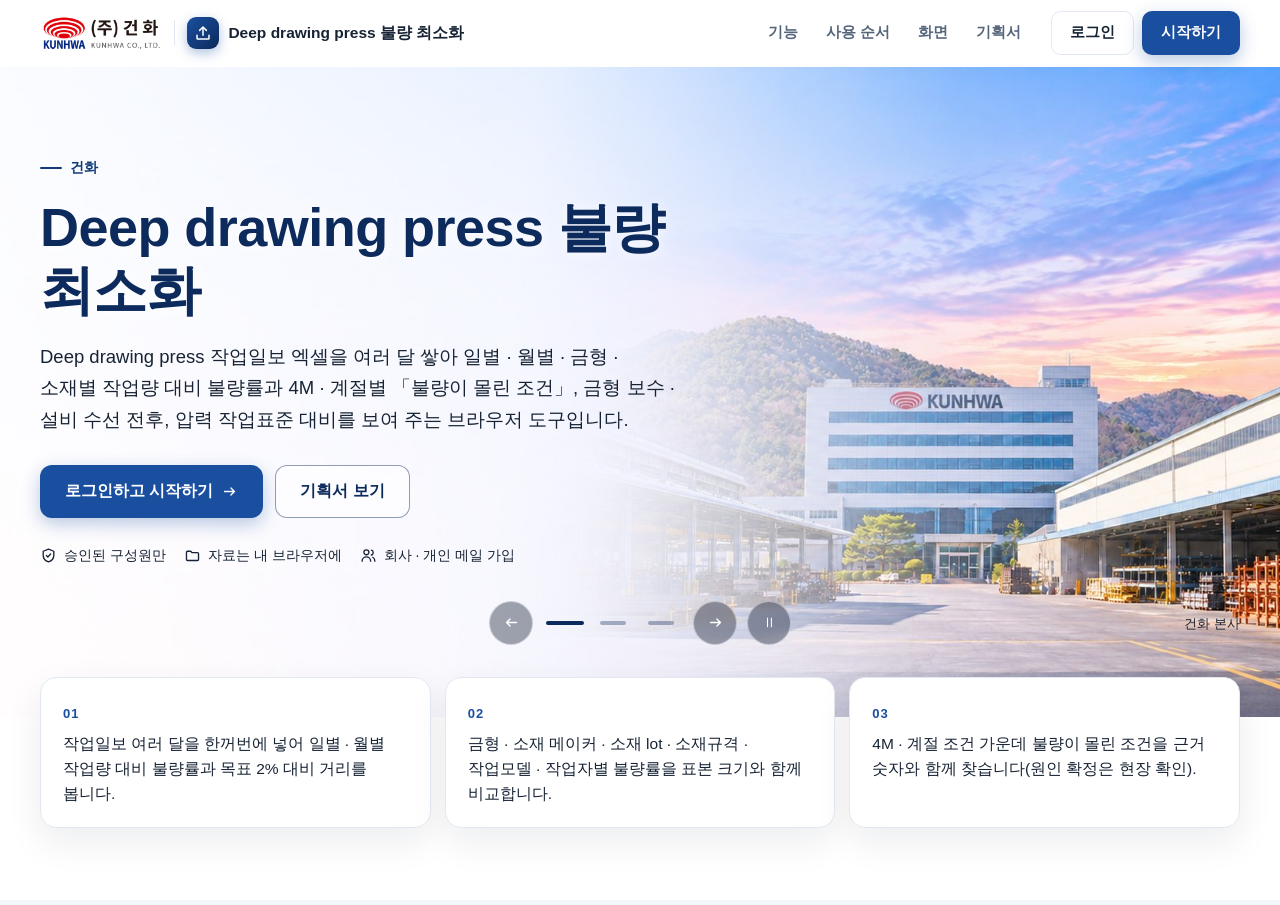
<file: index.html>
<!doctype html>
<html lang="ko">
<head>
  <meta charset="utf-8">
  <meta name="viewport" content="width=device-width, initial-scale=1">
  <title>Deep drawing 불량률 분석</title>
  <!-- seo-kit: 공유 미리보기 · 아이콘(주소를 옮기면 아래 주소 3곳을 내 주소로) -->
  <link rel="canonical" href="https://data10-11.jobability.co.kr/">
  <meta property="og:type" content="website">
  <meta property="og:site_name" content="건화">
  <meta property="og:title" content="건화 · Deep drawing press 불량 최소화">
  <meta property="og:description" content="Deep drawing press 작업일보 엑셀을 여러 달 쌓아 일별 · 월별 · 금형 · 소재별 작업량 대비 불량률과 4M · 계절별 「불량이 몰린 조건」, 금형 보수 · 설비 수선 전후, 압력 작업표준 대비를 보여 주는 브라우저 도구입니다.">
  <meta property="og:url" content="https://data10-11.jobability.co.kr/">
  <meta property="og:image" content="https://data10-11.jobability.co.kr/og-image.png">
  <meta property="og:image:secure_url" content="https://data10-11.jobability.co.kr/og-image.png">
  <meta property="og:image:type" content="image/png">
  <meta property="og:image:width" content="1200">
  <meta property="og:image:height" content="630">
  <meta property="og:image:alt" content="건화 · Deep drawing press 불량 최소화">
  <meta property="og:locale" content="ko_KR">
  <meta name="twitter:card" content="summary_large_image">
  <meta name="twitter:title" content="건화 · Deep drawing press 불량 최소화">
  <meta name="twitter:description" content="Deep drawing press 작업일보 엑셀을 여러 달 쌓아 일별 · 월별 · 금형 · 소재별 작업량 대비 불량률과 4M · 계절별 「불량이 몰린 조건」, 금형 보수 · 설비 수선 전후, 압력 작업표준 대비를 보여 주는 브라우저 도구입니다.">
  <meta name="twitter:image" content="https://data10-11.jobability.co.kr/og-image.png">
  <link rel="icon" href="favicon.svg" type="image/svg+xml">
  <!-- /seo-kit -->
  <meta name="description" content="Deep drawing press 작업일보 엑셀을 쌓아 일별·월별·금형·소재별 불량률, 4M·계절별 「불량이 몰린 조건」, 금형 보수·설비 수선 전후 비교, 모델별 압력 작업표준 대비와 압력 저하 전파 목록, AI 프롬프트와 보고서 초안을 만드는 브라우저 도구">
  <meta name="robots" content="noindex">
  <!-- fresh-guard v3 (2026-10-21) — 배포 직후에도 강력 새로고침 없이 새 화면을 보이게 한다.
       GitHub Pages 는 HTML 을 max-age=600 으로 준다. 브라우저도, GitHub 앞단 캐시(Fastly)도 그동안 옛 HTML 을 줄 수 있다
       (Cloudflare 는 HTML 을 캐시하지 않는다 — cf-cache-status: DYNAMIC 실측).
       여기서 하는 일: 지금 화면의 Last-Modified(document.lastModified)와 서버의 최신 값(HEAD)을 비교해,
       서버 쪽이 새로우면 「?_fg=<판>」을 붙인 주소로 한 번 옮겨 간다. 질의가 붙은 주소는 브라우저 캐시에도 Fastly 캐시에도
       없어 반드시 새 판이 온다(실측 x-cache: MISS). 붙은 _fg 는 새 화면이 뜨자마자 주소창에서 지운다. 같은 판으로 두 번 돌지 않는다.
       v2: 열 때만이 아니라 앱 안 메뉴 이동(pushState·hashchange·popstate) 때도 15초에 한 번까지 다시 잰다(열어 둔 탭).
       v3: location.reload() 대신 질의 붙은 주소로 — reload 가 Fastly 에 남은 옛 판을 다시 받아 멈추던 것(10-21 build-data 강의안).
       탭 전환·포커스로는 옮기지 않는다(입력 유실). ETag 는 Cloudflare 가 지워서 쓸 수 없다. 원본: dreamit-1000/scripts/fresh-guard/guard.html -->
  <script>(function(){try{var L=location,P='_fg',h=window.history,q=L.search;if(/[?&]_fg=/.test(q)&&h&&h.replaceState){q=q.replace(/([?&])_fg=[^&]*&?/,'$1').replace(/[?&]$/,'');h.replaceState(h.state,'',L.pathname+q+L.hash);}var d=Date.parse(document.lastModified),u=L.pathname+L.search,k='__fresh_guard',t=0;if(!d||!window.fetch||!window.sessionStorage)return;var g=function(s,v){return s+(s.indexOf('?')<0?'?':'&')+P+'='+v;};var c=function(){var n=Date.now();if(n-t<15000)return;t=n;fetch(g(u,n),{method:'HEAD',cache:'no-store'}).then(function(r){var lm=r.headers.get('last-modified'),f=lm&&Date.parse(lm);if(!f||f<=d+1000)return;if(sessionStorage.getItem(k)===lm)return;sessionStorage.setItem(k,lm);L.replace(g(L.pathname+L.search,f)+L.hash);})['catch'](function(){});};c();var p=h&&h.pushState;if(p)h.pushState=function(){var x=p.apply(this,arguments);c();return x;};addEventListener('hashchange',c);addEventListener('popstate',c);}catch(e){}})();</script>
  <link rel="stylesheet" href="css/style.css?v=2026-11-11.8">
  <!-- auth-kit: 로그인 전에는 도구 화면을 감춘다(js/auth.js 가 판정 뒤 푼다) -->
  <script>document.documentElement.classList.add('auth-lock')</script>
  <link rel="stylesheet" href="css/auth.css?v=2026-11-11.8">
  <link rel="stylesheet" href="css/board.css?v=2026-11-11.8">
  <!-- /auth-kit -->
</head>
<body>
  <a class="skip" href="#main">본문으로 건너뛰기</a>
  <div class="shell">
    <aside class="side" aria-label="주 메뉴">
      <a class="brand" href="#/import">
        <span class="brand-mark" aria-hidden="true">DD</span>
        <span class="brand-text">
          <span class="brand-name">불량률 분석</span>
          <span class="brand-sub">data10-11 · v2.0</span>
        </span>
      </a>
      <nav class="nav" id="nav"></nav>
    </aside>

    <div class="body">
      <header class="topbar">
        <a class="scope-chip" id="dataChip" href="#/import"></a>
        <span class="topbar-note" id="storeNote"></span>
      </header>
      <div id="sampleBanner" class="sample-banner" hidden></div>
      <main id="main" class="main" tabindex="-1"></main>
      <footer class="site-footer">
        v2.0 · 파일과 데이터는 이 브라우저 안에서만 읽고 저장합니다(서버로 보내지 않음) · AI 자동 보내기는 설정한 경우에만
      </footer>
    </div>
  </div>

  <div id="toast" class="toast" role="status" aria-live="polite" hidden></div>

  <!-- 로컬 파일(file://)로 열어도 돌도록 module 이 아닌 일반 스크립트로 불러옵니다 -->
  <script src="vendor/xlsx.full.min.js?v=2026-11-11.8"></script>
  <script src="js/logic.js?v=2026-11-11.8"></script>
  <script src="js/sample-data.js?v=2026-11-11.8"></script>
  <script src="js/store.js?v=2026-11-11.8"></script>
  <script src="js/charts.js?v=2026-11-11.8"></script>
  <script src="js/ai-endpoint.js?v=2026-11-11.8"></script>
  <script src="js/ai-panel.js?v=2026-11-11.8"></script>
  <script src="js/app.js?v=2026-11-11.8"></script>
  <!-- auth-kit: 로그인 · 사용 신청 · 승인(정본 data10-00/kit/auth) -->
  <script src="vendor/supabase.js?v=2026-11-11.8"></script>
  <script src="js/auth-config.js?v=2026-11-11.8"></script>
  <script src="js/board.js?v=2026-11-11.8"></script>
  <script src="js/auth.js?v=2026-11-11.8"></script>
  <!-- /auth-kit -->
</body>
</html>
</file>
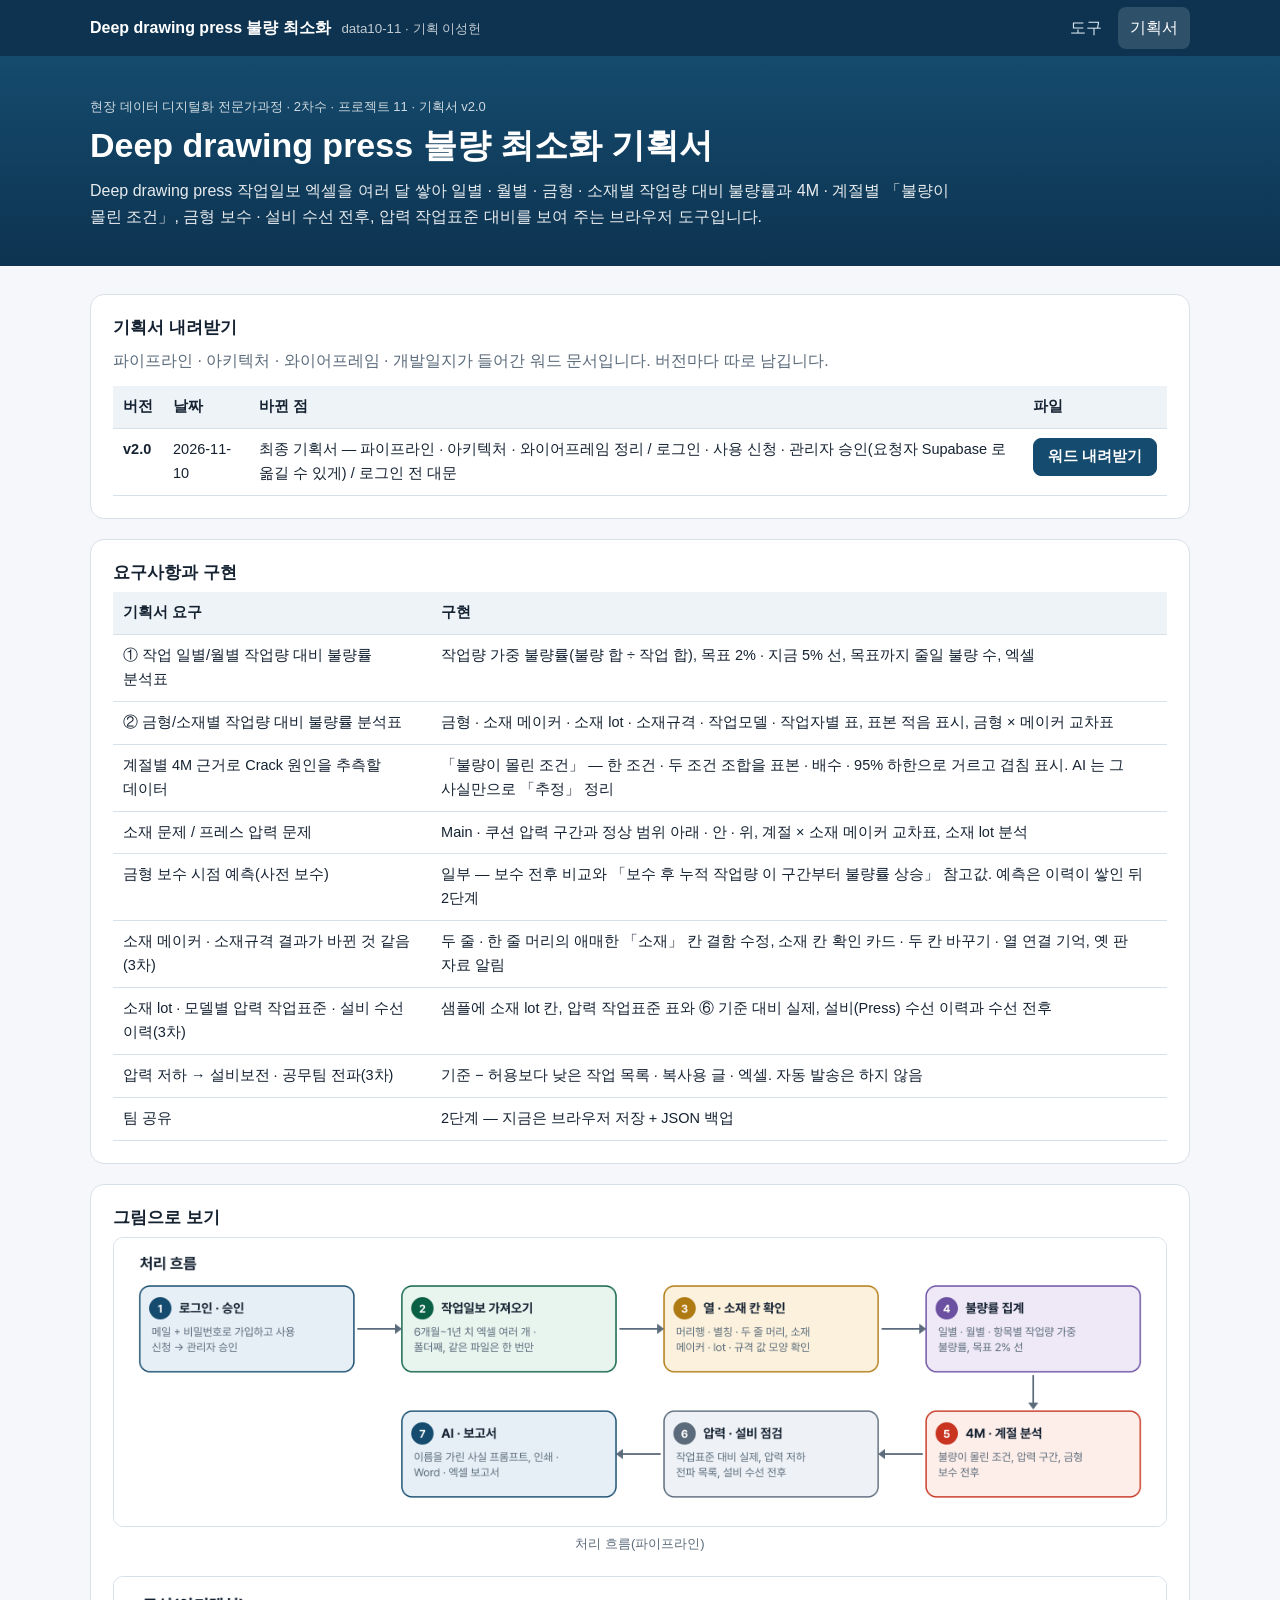
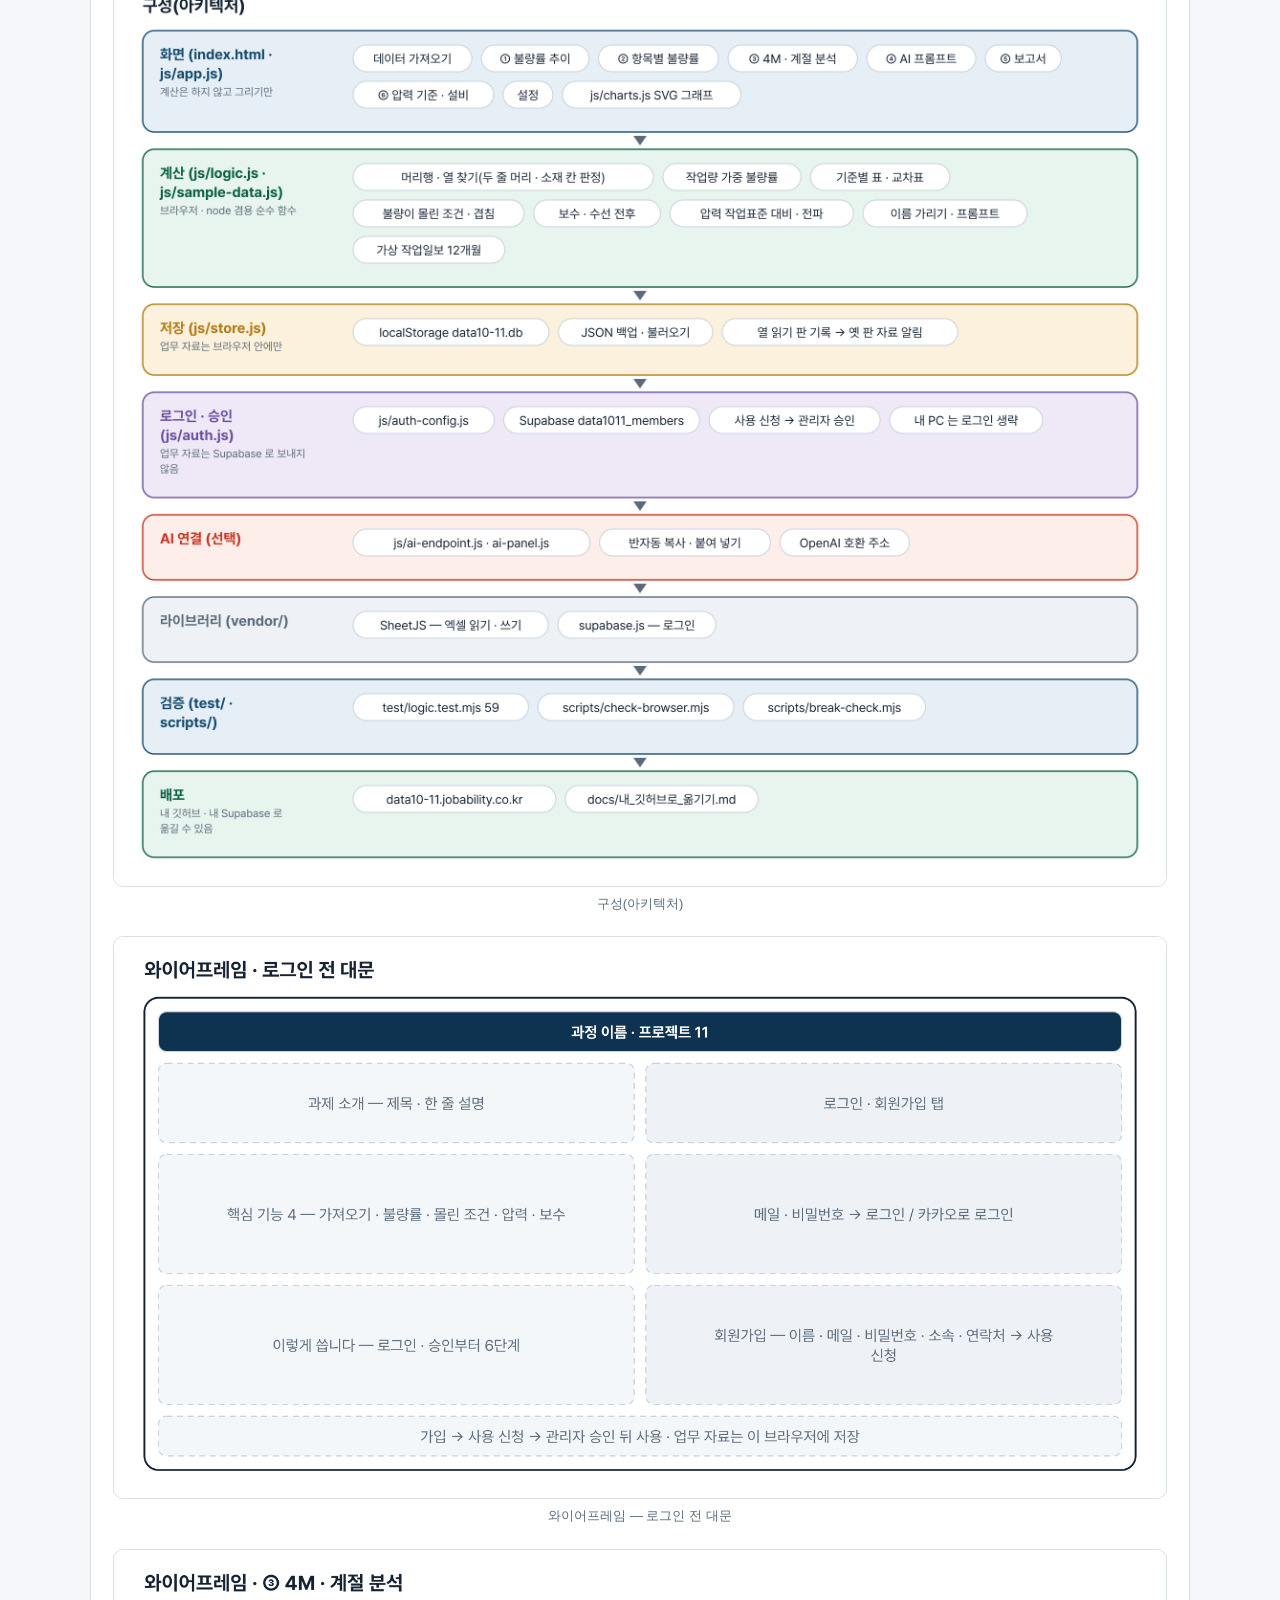
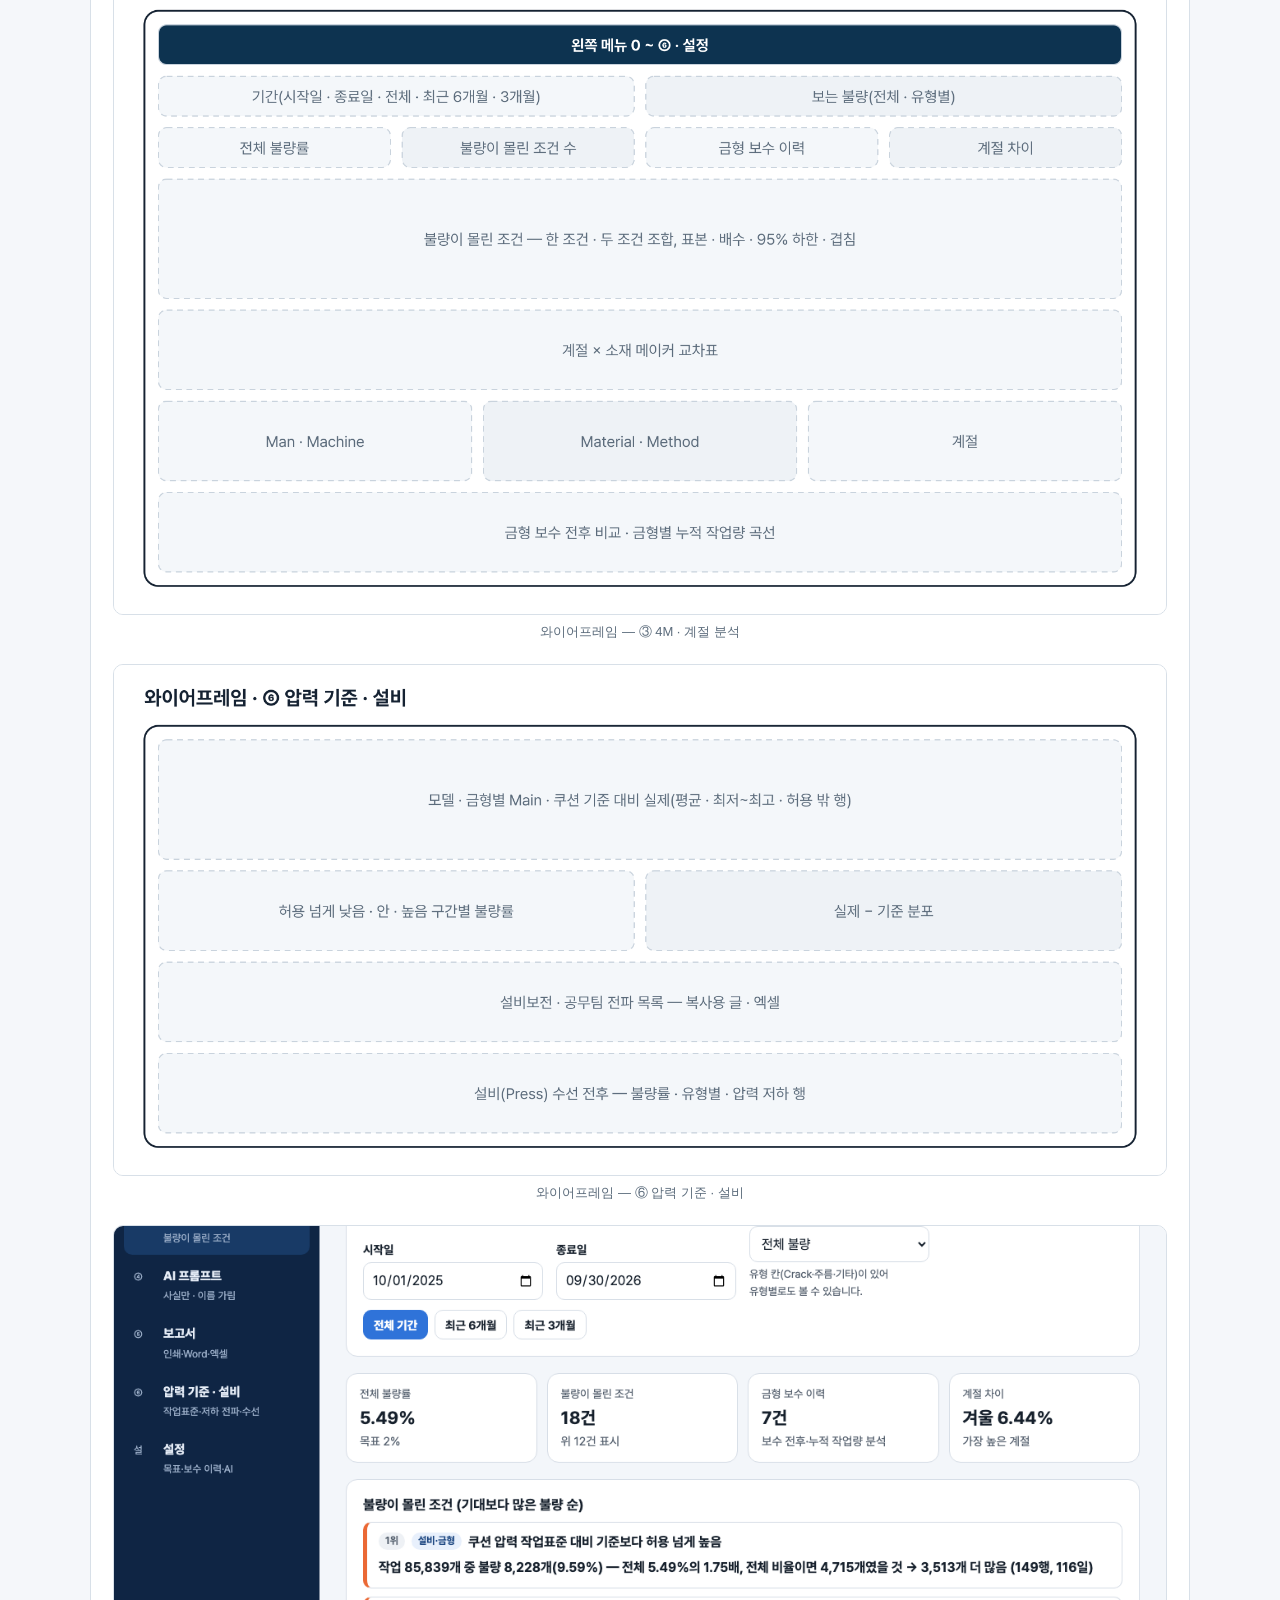
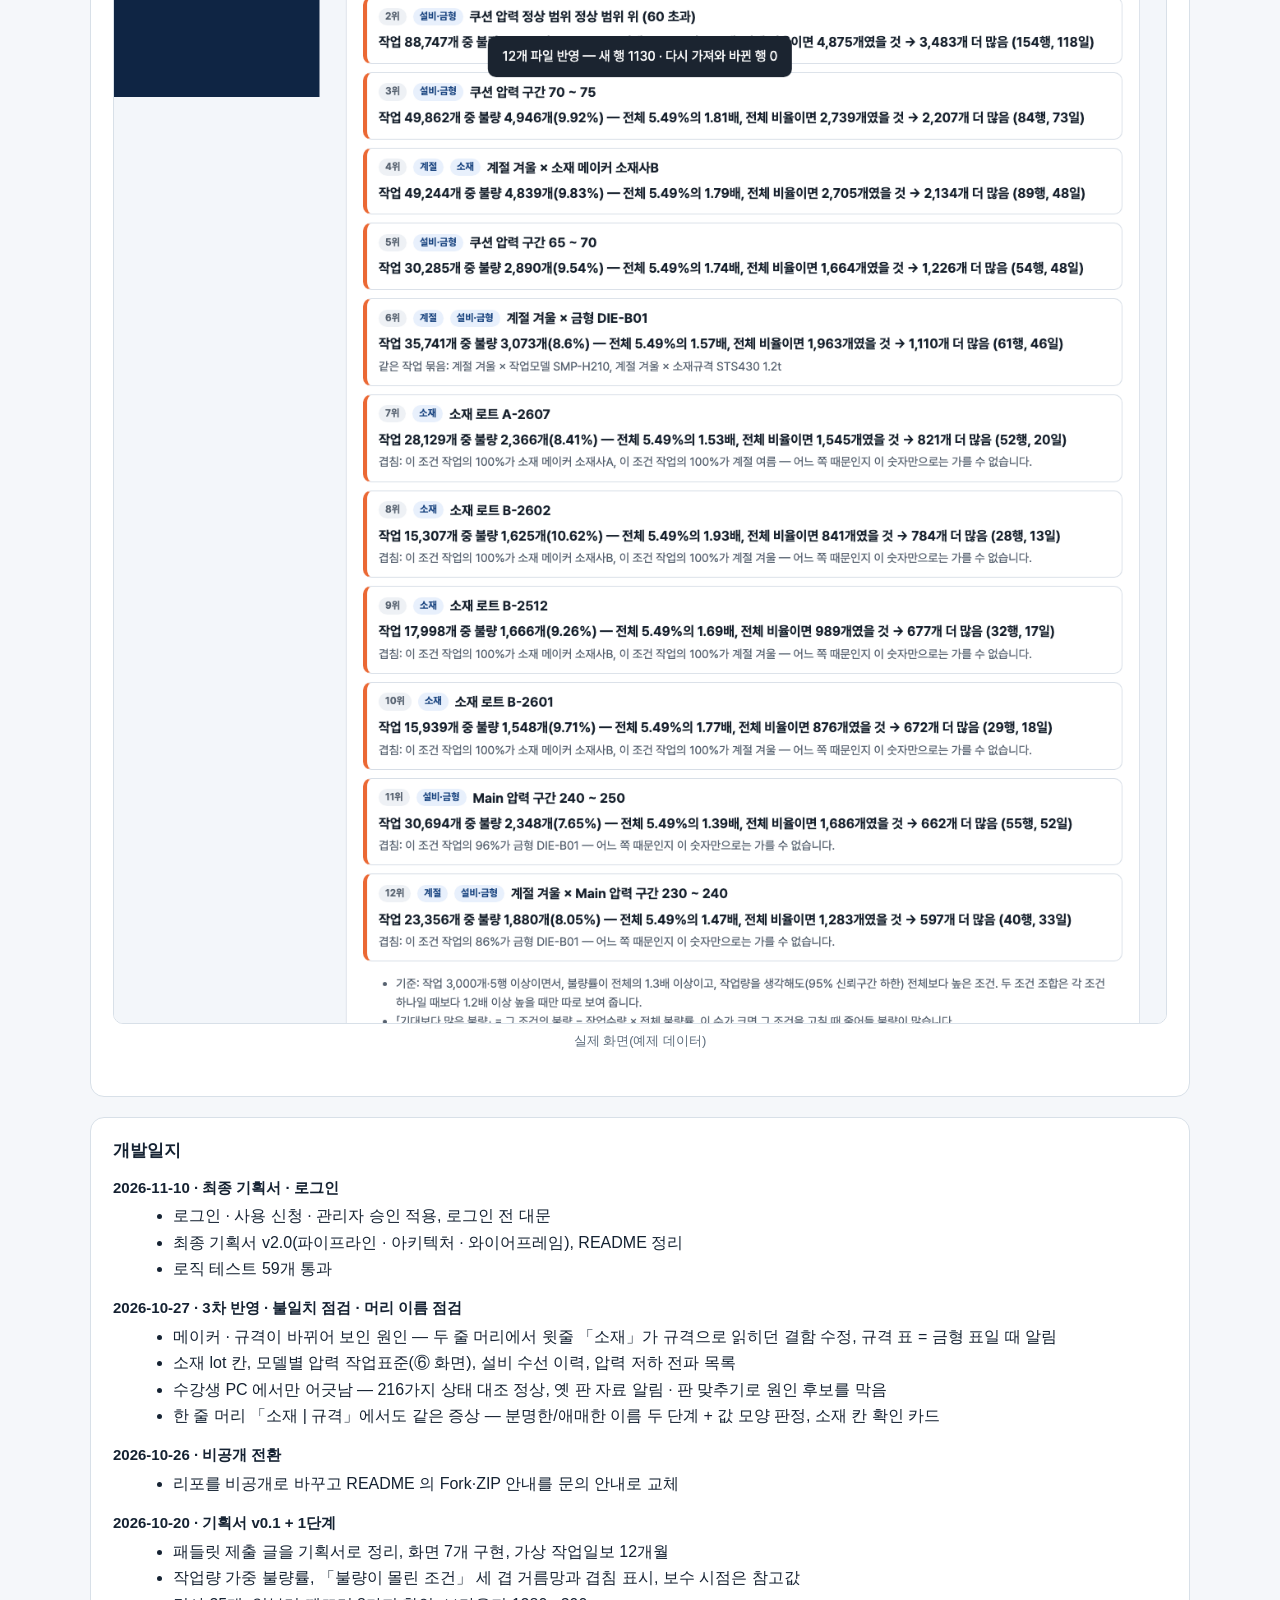
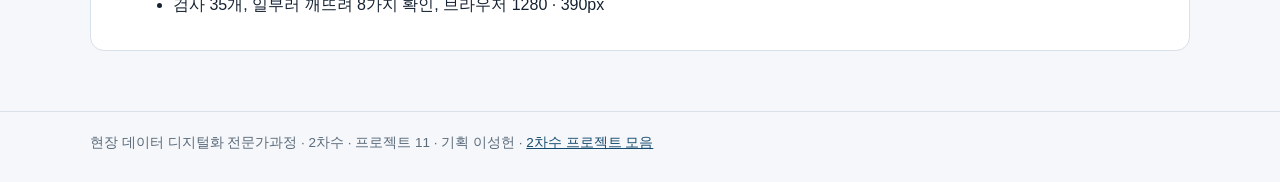
<file: plan.html>
<!DOCTYPE html>
<html lang="ko">
<head>
<meta charset="UTF-8">
<meta name="viewport" content="width=device-width, initial-scale=1.0">
<title>기획서 — Deep drawing press 불량 최소화</title>
<meta name="robots" content="index,follow">
<link rel="icon" href="favicon.svg" type="image/svg+xml">
<link rel="stylesheet" href="css/style.css">
<style>
.plan-figs figure{margin:0 0 22px;} .plan-figs img{width:100%;height:auto;border:1px solid var(--line);border-radius:10px;background:#fff;}
.plan-figs figcaption{font-size:13px;color:var(--sub);text-align:center;margin-top:6px;}
.plan td{white-space:normal;} .plan td .btn{min-height:36px;white-space:nowrap;}
h3{font-size:15px;margin:16px 0 6px;} main ul{margin:0 0 10px 20px;}
:root{--ink:#152232;--sub:#5b6b7b;--line:#d8e0e8;--brand:#154b6e;--bg:#f5f7fa;--container-pad:20px}
@media (min-width:640px){:root{--container-pad:28px}} @media (min-width:1024px){:root{--container-pad:40px}}
*{box-sizing:border-box} body{margin:0;background:var(--bg);color:var(--ink);font:16px/1.65 Pretendard,'Apple SD Gothic Neo','Malgun Gothic',sans-serif;word-break:keep-all;overflow-wrap:break-word}
a{color:var(--brand)} .wrap,.topnav-inner{max-width:calc(1100px + 2*var(--container-pad));margin:0 auto;padding:0 var(--container-pad)}
.topnav{background:#0d3350;color:#fff;position:sticky;top:0;z-index:5} .topnav-inner{display:flex;flex-wrap:wrap;align-items:center;justify-content:space-between;gap:8px;min-height:56px}
.topnav-brand{color:#fff;text-decoration:none;font-weight:700} .topnav-brand small{font-weight:400;opacity:.75;margin-left:6px}
.topnav-links{list-style:none;display:flex;gap:4px;margin:0;padding:0} .topnav-links a{color:#dbe7f0;text-decoration:none;padding:8px 12px;border-radius:8px;display:block} .topnav-links a.active,.topnav-links a:hover{background:rgba(255,255,255,.14);color:#fff}
.hero{background:linear-gradient(180deg,#154b6e,#0d3350);color:#fff;padding:40px 0 36px} .hero h1{margin:6px 0 10px;font-size:clamp(24px,3.4vw,34px);color:#fff} .hero p{margin:0;opacity:.9;max-width:860px} .eyebrow{font-size:13px;opacity:.8}
main{padding:28px 0 40px} .card{background:#fff;border:1px solid var(--line);border-radius:14px;padding:22px;margin:0 0 20px} .sub{color:var(--sub)}
.tablewrap{overflow-x:auto} table{border-collapse:collapse;width:100%;font-size:14.5px} th,td{border-bottom:1px solid var(--line);padding:9px 10px;text-align:left;vertical-align:top} th{background:#eef3f7;white-space:nowrap}
.btn{display:inline-flex;align-items:center;justify-content:center;padding:6px 14px;border-radius:8px;border:1px solid var(--brand);text-decoration:none;font-weight:600} .btn.primary{background:var(--brand);color:#fff}
footer{border-top:1px solid var(--line);padding:20px 0 28px;color:var(--sub);font-size:13.5px}
</style>
</head>
<body>
<nav class="topnav" aria-label="주요 메뉴">
  <div class="topnav-inner">
    <a class="topnav-brand" href="index.html">Deep drawing press 불량 최소화 <small>data10-11 · 기획 이성헌</small></a>
    <ul class="topnav-links">
      <li><a href="index.html">도구</a></li>
      <li><a href="plan.html" class="active" aria-current="page">기획서</a></li>
    </ul>
  </div>
</nav>
<header class="hero"><div class="wrap">
  <div class="eyebrow">현장 데이터 디지털화 전문가과정 · 2차수 · 프로젝트 11 · 기획서 v2.0</div>
  <h1>Deep drawing press 불량 최소화 기획서</h1>
  <p>Deep drawing press 작업일보 엑셀을 여러 달 쌓아 일별 · 월별 · 금형 · 소재별 작업량 대비 불량률과 4M · 계절별 「불량이 몰린 조건」, 금형 보수 · 설비 수선 전후, 압력 작업표준 대비를 보여 주는 브라우저 도구입니다.</p>
</div></header>
<main><div class="wrap">
<div class="card">
  <h2 style="margin-top:0">기획서 내려받기</h2>
  <p class="sub">파이프라인 · 아키텍처 · 와이어프레임 · 개발일지가 들어간 워드 문서입니다. 버전마다 따로 남깁니다.</p>
  <div class="tablewrap plan"><table><thead><tr><th>버전</th><th>날짜</th><th>바뀐 점</th><th>파일</th></tr></thead><tbody><tr><td><b>v2.0</b></td><td>2026-11-10</td><td>최종 기획서 — 파이프라인 · 아키텍처 · 와이어프레임 정리 / 로그인 · 사용 신청 · 관리자 승인(요청자 Supabase 로 옮길 수 있게) / 로그인 전 대문</td><td><a class="btn primary" href="docs/기획서/data10-11_이성헌_Deepdrawingpress불량최소화_기획서_v2.0.docx" download>워드 내려받기</a></td></tr></tbody></table></div>
</div>
<div class="card plan">
  <h2 style="margin-top:0">요구사항과 구현</h2>
  <div class="tablewrap"><table><thead><tr><th>기획서 요구</th><th>구현</th></tr></thead><tbody><tr><td>① 작업 일별/월별 작업량 대비 불량률 분석표</td><td>작업량 가중 불량률(불량 합 ÷ 작업 합), 목표 2% · 지금 5% 선, 목표까지 줄일 불량 수, 엑셀</td></tr><tr><td>② 금형/소재별 작업량 대비 불량률 분석표</td><td>금형 · 소재 메이커 · 소재 lot · 소재규격 · 작업모델 · 작업자별 표, 표본 적음 표시, 금형 × 메이커 교차표</td></tr><tr><td>계절별 4M 근거로 Crack 원인을 추측할 데이터</td><td>「불량이 몰린 조건」 — 한 조건 · 두 조건 조합을 표본 · 배수 · 95% 하한으로 거르고 겹침 표시. AI 는 그 사실만으로 「추정」 정리</td></tr><tr><td>소재 문제 / 프레스 압력 문제</td><td>Main · 쿠션 압력 구간과 정상 범위 아래 · 안 · 위, 계절 × 소재 메이커 교차표, 소재 lot 분석</td></tr><tr><td>금형 보수 시점 예측(사전 보수)</td><td>일부 — 보수 전후 비교와 「보수 후 누적 작업량 이 구간부터 불량률 상승」 참고값. 예측은 이력이 쌓인 뒤 2단계</td></tr><tr><td>소재 메이커 · 소재규격 결과가 바뀐 것 같음(3차)</td><td>두 줄 · 한 줄 머리의 애매한 「소재」 칸 결함 수정, 소재 칸 확인 카드 · 두 칸 바꾸기 · 열 연결 기억, 옛 판 자료 알림</td></tr><tr><td>소재 lot · 모델별 압력 작업표준 · 설비 수선 이력(3차)</td><td>샘플에 소재 lot 칸, 압력 작업표준 표와 ⑥ 기준 대비 실제, 설비(Press) 수선 이력과 수선 전후</td></tr><tr><td>압력 저하 → 설비보전 · 공무팀 전파(3차)</td><td>기준 − 허용보다 낮은 작업 목록 · 복사용 글 · 엑셀. 자동 발송은 하지 않음</td></tr><tr><td>팀 공유</td><td>2단계 — 지금은 브라우저 저장 + JSON 백업</td></tr></tbody></table></div>
</div>
<div class="card plan-figs"><h2 style="margin-top:0">그림으로 보기</h2><figure><img src="docs/img/pipeline.png" alt="처리 흐름(파이프라인)" loading="lazy"><figcaption>처리 흐름(파이프라인)</figcaption></figure><figure><img src="docs/img/architecture.png" alt="구성(아키텍처)" loading="lazy"><figcaption>구성(아키텍처)</figcaption></figure><figure><img src="docs/img/wireframe-1.png" alt="와이어프레임 — 로그인 전 대문" loading="lazy"><figcaption>와이어프레임 — 로그인 전 대문</figcaption></figure><figure><img src="docs/img/wireframe-2.png" alt="와이어프레임 — ③ 4M · 계절 분석" loading="lazy"><figcaption>와이어프레임 — ③ 4M · 계절 분석</figcaption></figure><figure><img src="docs/img/wireframe-3.png" alt="와이어프레임 — ⑥ 압력 기준 · 설비" loading="lazy"><figcaption>와이어프레임 — ⑥ 압력 기준 · 설비</figcaption></figure><figure><img src="docs/img/screen.png" alt="실제 화면(예제 데이터)" loading="lazy"><figcaption>실제 화면(예제 데이터)</figcaption></figure></div>
<div class="card"><h2 style="margin-top:0">개발일지</h2><h3>2026-11-10 · 최종 기획서 · 로그인</h3><ul><li>로그인 · 사용 신청 · 관리자 승인 적용, 로그인 전 대문</li><li>최종 기획서 v2.0(파이프라인 · 아키텍처 · 와이어프레임), README 정리</li><li>로직 테스트 59개 통과</li></ul><h3>2026-10-27 · 3차 반영 · 불일치 점검 · 머리 이름 점검</h3><ul><li>메이커 · 규격이 바뀌어 보인 원인 — 두 줄 머리에서 윗줄 「소재」가 규격으로 읽히던 결함 수정, 규격 표 = 금형 표일 때 알림</li><li>소재 lot 칸, 모델별 압력 작업표준(⑥ 화면), 설비 수선 이력, 압력 저하 전파 목록</li><li>수강생 PC 에서만 어긋남 — 216가지 상태 대조 정상, 옛 판 자료 알림 · 판 맞추기로 원인 후보를 막음</li><li>한 줄 머리 「소재 | 규격」에서도 같은 증상 — 분명한/애매한 이름 두 단계 + 값 모양 판정, 소재 칸 확인 카드</li></ul><h3>2026-10-26 · 비공개 전환</h3><ul><li>리포를 비공개로 바꾸고 README 의 Fork·ZIP 안내를 문의 안내로 교체</li></ul><h3>2026-10-20 · 기획서 v0.1 + 1단계</h3><ul><li>패들릿 제출 글을 기획서로 정리, 화면 7개 구현, 가상 작업일보 12개월</li><li>작업량 가중 불량률, 「불량이 몰린 조건」 세 겹 거름망과 겹침 표시, 보수 시점은 참고값</li><li>검사 35개, 일부러 깨뜨려 8가지 확인, 브라우저 1280 · 390px</li></ul></div>
</div></main>
<footer><div class="wrap">현장 데이터 디지털화 전문가과정 · 2차수 · 프로젝트 11 · 기획 이성헌 · <a href="https://data10-00.jobability.co.kr/">2차수 프로젝트 모음</a></div></footer>
</body>
</html>
</file>
<file: css/style.css>
/* Deep drawing 불량률 분석 — 1단계 화면 스타일
   뼈대(짙은 남색 사이드바 + 밝은 본문)와 부품은 data09-25 에서 가져왔습니다.
   360px 까지 반응형, 좁은 화면에서는 사이드바가 위쪽 메뉴로 바뀝니다. 그래프 색은 --series-* 변수. */
:root {
  --container-pad: 16px;
  --bg: #f3f6fa;
  --surface: #ffffff;
  --text: #16202c;
  --muted: #56616f;
  --line: #d6dde6;
  --primary: #2f73d9;
  --primary-dark: #215cb4;
  --primary-soft: #e8f0fc;
  --on-primary: #ffffff;
  --side: #0f2544;
  --side-2: #183a66;
  --on-side: #e7eef8;
  --on-side-muted: #9fb2cc;
  --danger: #b3261e;
  --warn-bg: #fff4d6;
  --ok: #1b6e3a;
  --fact: #1b6e3a;
  --obs: #8a4b00;
  --radius: 10px;
  --series-1: #2a78d6;    /* 불량률 */
  --series-2: #eb6834;    /* 목표 초과·몰린 조건 */
  --series-3: #1baf7a;    /* 목표선 */
  --series-plan: #9aa7b8; /* 작업수량·표본 적음(중립 회색) */
  --caution-bg: #fff4d6;
  --caution: #6b4d00;
}
@media (min-width: 640px) { :root { --container-pad: 24px; } }
@media (min-width: 1024px) { :root { --container-pad: 32px; } }

*, *::before, *::after { box-sizing: border-box; }
html { -webkit-text-size-adjust: 100%; }
body {
  margin: 0;
  background: var(--bg);
  color: var(--text);
  font-family: "Pretendard", "Apple SD Gothic Neo", "Malgun Gothic", "Noto Sans KR", system-ui, sans-serif;
  font-size: 16px;
  line-height: 1.6;
  word-break: keep-all;
  overflow-wrap: break-word;
}
button, input, select, textarea { font: inherit; color: inherit; }
input[type="file"] { max-width: 100%; }
img { max-width: 100%; display: block; }
h1, h2, h3 { line-height: 1.3; margin: 0 0 .5em; }
h1 { font-size: 1.6rem; }
h2 { font-size: 1.2rem; }
h3 { font-size: 1.05rem; }
p { margin: 0 0 .75em; }
a { color: var(--primary); }
.sr { position: absolute; width: 1px; height: 1px; overflow: hidden; clip: rect(0 0 0 0); white-space: nowrap; }
.skip { position: absolute; left: -999px; }
.skip:focus { left: 8px; top: 8px; background: #fff; padding: 8px; z-index: 50; }
[hidden] { display: none !important; }

/* ── 뼈대: 사이드바 + 본문 ─────────────────── */
.shell { display: grid; grid-template-columns: 250px minmax(0, 1fr); min-height: 100vh; }
.side { background: var(--side); color: var(--on-side); padding: 20px 12px; position: sticky; top: 0; height: 100vh; overflow-y: auto; }
.brand { display: flex; align-items: center; gap: 10px; text-decoration: none; color: var(--on-side); padding: 0 8px 18px; }
.brand-mark { font-weight: 800; font-size: 1.4rem; letter-spacing: .02em; }
.brand-text { display: flex; flex-direction: column; min-width: 0; }
.brand-name { font-weight: 800; font-size: 1.05rem; }
.brand-sub { font-size: .78rem; color: var(--on-side-muted); }
.nav { display: flex; flex-direction: column; gap: 4px; }
.nav a {
  display: grid; grid-template-columns: 28px minmax(0, 1fr); gap: 2px 8px; align-items: baseline;
  padding: 10px 12px; border-radius: var(--radius); color: var(--on-side); text-decoration: none;
}
.nav a .no { font-size: .78rem; color: var(--on-side-muted); }
.nav a .t { font-weight: 700; font-size: .95rem; }
.nav a .s { grid-column: 2; font-size: .78rem; color: var(--on-side-muted); }
.nav a:hover { background: rgba(255, 255, 255, .06); }
.nav a[aria-current="page"] { background: var(--side-2); }
.nav a[aria-current="page"] .no { color: #7fb0ff; }

.body { min-width: 0; display: flex; flex-direction: column; }
.topbar {
  display: flex; flex-wrap: wrap; align-items: center; gap: 8px 16px;
  padding: 12px var(--container-pad); background: var(--surface); border-bottom: 1px solid var(--line);
  position: sticky; top: 0; z-index: 10;
}
.scope-chip {
  display: inline-flex; flex-wrap: wrap; gap: 2px 8px; align-items: center; min-width: 0; max-width: 100%;
  padding: 6px 14px; border-radius: 16px; background: var(--primary-soft); border: 1px solid #c3d6f3;
  color: #17427e; font-weight: 700; font-size: .9rem; text-decoration: none;
}
.scope-chip .dim { font-weight: 500; color: var(--muted); }
.topbar-note { margin-left: auto; font-size: .85rem; color: var(--muted); }
.sample-banner { background: var(--warn-bg); border-bottom: 1px solid #e8cf85; color: #5a4400; font-size: .92rem; padding: 8px var(--container-pad); }
.main { padding: 24px var(--container-pad) 48px; width: 100%; max-width: calc(1280px + 2 * var(--container-pad)); }
.main:focus { outline: none; }
.site-footer { margin-top: auto; border-top: 1px solid var(--line); background: var(--surface); color: var(--muted); font-size: .85rem; padding: 14px var(--container-pad); }

@media (max-width: 1023px) {
  .shell { grid-template-columns: minmax(0, 1fr); }
  .side { position: static; height: auto; padding: 12px var(--container-pad); }
  .brand { padding: 0 0 10px; }
  .nav { flex-direction: row; flex-wrap: wrap; gap: 4px; }
  .nav a { display: inline-flex; gap: 6px; padding: 6px 10px; }
  .nav a .s { display: none; }
  .topbar { position: static; }
}

/* ── 공통 부품 ─────────────────────────── */
.stage { font-size: .8rem; font-weight: 800; color: var(--primary); letter-spacing: .04em; margin-bottom: 4px; }
.page-head { display: flex; flex-wrap: wrap; align-items: flex-end; gap: 8px 16px; margin-bottom: 18px; }
.page-head .titles { margin-right: auto; min-width: 0; }
.page-head h1 { margin: 0; }
.page-head .lead { color: var(--muted); margin: 4px 0 0; }
.card { background: var(--surface); border: 1px solid var(--line); border-radius: 14px; padding: 20px; margin-bottom: 20px; min-width: 0; }
.card > h2 { font-size: 1.05rem; }
.note { color: var(--muted); font-size: .9rem; }
.grid-2 { display: grid; grid-template-columns: repeat(2, minmax(0, 1fr)); gap: 20px; }
@media (max-width: 900px) { .grid-2 { grid-template-columns: minmax(0, 1fr); } }

.btn {
  display: inline-flex; align-items: center; justify-content: center; gap: 8px;
  min-height: 44px; padding: 8px 16px; border-radius: var(--radius);
  border: 1px solid var(--line); background: var(--surface); cursor: pointer; font-weight: 700; text-decoration: none; color: var(--text);
}
.btn:hover { border-color: var(--primary); }
.btn:disabled { opacity: .5; cursor: not-allowed; }
.btn-primary { background: var(--primary); color: var(--on-primary); border-color: var(--primary); }
.btn-primary:hover { background: var(--primary-dark); }
.btn-danger { color: var(--danger); border-color: var(--danger); }
.btn-sm { min-height: 36px; padding: 4px 12px; font-size: .9rem; }
.btn-big { min-height: 52px; font-size: 1.05rem; padding: 12px 28px; }
.btn-row { display: flex; flex-wrap: wrap; gap: 8px; }

/* 양식 */
.form-grid { display: grid; grid-template-columns: repeat(3, minmax(0, 1fr)); gap: 14px 18px; }
.form-grid .span-all { grid-column: 1 / -1; }
@media (max-width: 1100px) { .form-grid { grid-template-columns: repeat(2, minmax(0, 1fr)); } }
@media (max-width: 560px) { .form-grid { grid-template-columns: minmax(0, 1fr); } }
.field { display: flex; flex-direction: column; gap: 4px; min-width: 0; }
.field > span { font-weight: 700; font-size: .9rem; }
.field > span .req { color: var(--danger); margin-left: 4px; }
.field input, .field select, .field textarea {
  width: 100%; min-height: 44px; padding: 8px 10px; border: 1px solid var(--line); border-radius: var(--radius); background: var(--surface);
}
.field textarea { min-height: 80px; resize: vertical; }
.field .hint { font-size: .82rem; color: var(--muted); }
.field .err { color: var(--danger); font-size: .88rem; }
.field.invalid input, .field.invalid select, .field.invalid textarea { border-color: var(--danger); }
fieldset.block { border: 1px solid var(--line); border-radius: 14px; padding: 16px 18px 18px; margin: 0 0 18px; background: var(--surface); min-width: 0; }
fieldset.block legend { font-weight: 800; padding: 0 6px; }
details.block { border: 1px solid var(--line); border-radius: 14px; padding: 8px 18px; margin: 0 0 10px; background: var(--surface); min-width: 0; }
details.block[open] { padding-bottom: 16px; }
details.block > summary { font-weight: 800; overflow-wrap: anywhere; }
.view-toggle { display: inline-flex; border: 1px solid var(--line); border-radius: 10px; overflow: hidden; }
.view-toggle button { border: 0; background: var(--surface); padding: 6px 14px; font: inherit; cursor: pointer; min-height: 36px; }
.view-toggle button[aria-pressed="true"] { background: var(--primary); color: #fff; font-weight: 700; }
table.list.pivot td.label { white-space: nowrap; }
table.list.alias td:first-child { font-weight: 700; }
.kind { display: inline-block; font-size: .75rem; font-weight: 800; padding: 1px 8px; border-radius: 999px; margin-left: 6px; vertical-align: middle; }
.kind.fact { background: #e3f3e8; color: var(--fact); }
.kind.obs { background: #fdf0dc; color: var(--obs); }
.kind.meta { background: #eef1f5; color: var(--muted); }
.submit-bar { display: flex; justify-content: flex-end; gap: 8px; flex-wrap: wrap; position: sticky; bottom: 0; background: var(--bg); padding: 12px 0; }

/* 표 */
.table-wrap { overflow-x: auto; border: 1px solid var(--line); border-radius: var(--radius); background: var(--surface); }
table.list { width: 100%; border-collapse: collapse; font-size: .92rem; }
table.list th, table.list td { padding: 8px 10px; border-bottom: 1px solid var(--line); text-align: left; vertical-align: top; }
table.list th { background: #eef2f7; white-space: nowrap; }
table.list td.num, table.list th.num { text-align: right; white-space: nowrap; }
table.list td.zero { color: #a3adba; }
table.list tr.differs td { background: #fffaf0; }
table.list td.blk { color: var(--muted); font-size: .82rem; white-space: nowrap; }
.heat-1 { background: #eef4fd; } .heat-2 { background: #d9e7fb; } .heat-3 { background: #bcd4f7; }

/* 통계 타일 */
.tiles { display: grid; grid-template-columns: repeat(4, minmax(0, 1fr)); gap: 12px; margin-bottom: 20px; }
@media (max-width: 900px) { .tiles { grid-template-columns: repeat(2, minmax(0, 1fr)); } }
.tile { background: var(--surface); border: 1px solid var(--line); border-radius: 14px; padding: 14px 16px; min-width: 0; }
.tile .k { font-size: .85rem; color: var(--muted); }
.tile .v { font-size: 1.6rem; font-weight: 800; }

/* 가져오기 */
.map-grid { display: grid; grid-template-columns: repeat(auto-fill, minmax(260px, 1fr)); gap: 10px 16px; }
.map-row { display: flex; flex-direction: column; gap: 4px; min-width: 0; border: 1px solid var(--line); border-radius: 10px; padding: 8px 10px; background: #fafbfd; }
.map-row .col { font-weight: 800; }
.map-row .ex { font-size: .8rem; color: var(--muted); overflow: hidden; text-overflow: ellipsis; white-space: nowrap; }
.map-row select { min-height: 38px; border: 1px solid var(--line); border-radius: 8px; padding: 4px 8px; background: #fff; width: 100%; }

.alert { padding: 10px 14px; border-radius: var(--radius); margin: 10px 0; }
.alert.warn { background: #fdecea; color: #7a1c14; }
.alert.info { background: #eaf1fa; color: #123a66; }
.empty { text-align: center; padding: 40px 16px; color: var(--muted); }

/* 대화상자·알림 */
.dialog { border: none; border-radius: 12px; padding: 0; width: min(640px, calc(100vw - 32px)); max-height: calc(100vh - 32px); }
.dialog::backdrop { background: rgba(0, 0, 0, .45); }
.dialog-body { padding: 20px; }
.dialog-actions { display: flex; justify-content: flex-end; gap: 8px; margin-top: 16px; flex-wrap: wrap; }
.toast { position: fixed; left: 50%; bottom: 24px; transform: translateX(-50%); background: #1b2430; color: #fff; padding: 12px 18px; border-radius: var(--radius); z-index: 100; max-width: calc(100vw - 32px); }
.toast.error { background: var(--danger); }


/* ── data09-25 에서 이어 온 부품 ─────────── */
.filters { display: grid; grid-template-columns: repeat(auto-fit, minmax(min(100%, 200px), 1fr)); gap: 12px 16px; align-items: end; }
.filters .span-all { grid-column: 1 / -1; margin: 0; }
h2.sec { font-size: 1.15rem; margin: 4px 0 12px; }
.tile .v { font-size: 1.35rem; }
.map-row.missing { border-color: var(--danger); background: #fdf3f2; }
.map-row .req { color: var(--danger); font-size: .78rem; }
details > summary { cursor: pointer; font-weight: 700; padding: 6px 0; min-height: 32px; }
details.warn-list ul { max-height: 240px; overflow: auto; font-size: .88rem; }
details.card.rules > summary { font-weight: 700; }
.charts { display: grid; grid-template-columns: repeat(2, minmax(0, 1fr)); gap: 16px; margin-bottom: 16px; }
@media (max-width: 900px) { .charts { grid-template-columns: minmax(0, 1fr); } }
.fig { margin: 0; border: 1px solid var(--line); border-radius: var(--radius); padding: 10px 12px; min-width: 0; background: var(--surface); }
.fig figcaption { font-weight: 800; font-size: .92rem; }
svg.chart { width: 100%; height: auto; display: block; }
svg.chart .grid { stroke: #e6eaf0; stroke-width: 1; }
svg.chart .axis { stroke: #b9c2ce; stroke-width: 1; }
svg.chart .tick { fill: var(--muted); font-size: 12px; }
svg.chart .ln { fill: none; stroke-width: 2; stroke-linejoin: round; }
svg.chart .dot { stroke: var(--surface); stroke-width: 2; }
.legend { display: flex; flex-wrap: wrap; gap: 4px 14px; font-size: .82rem; color: var(--muted); min-height: 4px; }
.legend .lg { display: inline-flex; align-items: center; gap: 6px; }
.legend i { width: 12px; height: 12px; border-radius: 3px; display: inline-block; }
table.list tr.sum td { background: #eef2f7; font-weight: 700; }
table.list tr.total td { background: #dfe7f2; }
table.list td.indent { padding-left: 22px; }
table.list.weekly td:last-child { min-width: 220px; }
table.list.items input[type="text"], table.list.items input:not([type]) { width: 100%; min-height: 36px; padding: 4px 6px; border: 1px solid var(--line); border-radius: 8px; }
table.list tr.excluded td { color: #8b95a3; }
.an-list { display: grid; gap: 10px; }
.an { border: 1px solid var(--line); border-left-width: 5px; border-radius: var(--radius); padding: 10px 14px; min-width: 0; }
.an.lv-bad { border-left-color: var(--danger); }
.an.lv-warn { border-left-color: #c98500; }
.an-top { display: flex; flex-wrap: wrap; align-items: center; gap: 4px 8px; }
.an-ev { margin: 6px 0 4px; font-weight: 600; }
.an .note { margin: 2px 0; }
.tag.caution { background: var(--caution-bg); color: var(--caution); }
.drop { display: flex; flex-wrap: wrap; align-items: center; gap: 10px 16px; padding: 22px; border: 2px dashed var(--line); border-radius: 14px; background: #fafbfd; margin-bottom: 12px; }
.drop.over { border-color: var(--primary); background: var(--primary-soft); }
.btn { position: relative; }
.btn input[type="file"] { position: absolute; width: 1px; height: 1px; overflow: hidden; clip: rect(0 0 0 0); }
.steps { margin: 8px 0 12px; padding-left: 22px; }
.mono { font-family: ui-monospace, Menlo, Consolas, monospace; font-size: .85rem; }
textarea { width: 100%; min-height: 120px; padding: 8px 10px; border: 1px solid var(--line); border-radius: var(--radius); background: var(--surface); resize: vertical; }
.paper { padding: 28px; }
.rp h1 { font-size: 1.4rem; }
.rp h2 { font-size: 1.1rem; margin-top: 18px; }
.rp .pre { white-space: pre-line; background: #fafbfd; border: 1px solid var(--line); border-radius: var(--radius); padding: 12px 14px; }
.ai-send { display: inline-flex; align-items: center; flex-wrap: wrap; gap: 4px; }
@media (max-width: 700px) { .paper { padding: 16px; } }

@media print {
  .side, .topbar, .site-footer, .sample-banner, .no-print, .toast, .filters { display: none !important; }
  .shell { display: block; }
  body { background: #fff; font-size: 10.5pt; }
  .main { padding: 0; max-width: none; }
  .card { border: none; padding: 0; }
  .table-wrap { overflow: visible; border: none; }
  table.list th, table.list td { padding: 3px 5px; }
}
.mask-box { border: 1px solid var(--line); border-radius: 12px; padding: 10px 14px; margin: 0 0 12px; background: #fafbfd; }
.mask-box .opt { margin: 0; }

/* ── data10-11 추가 ─────────────────────── */
.opt { position: relative; display: flex; gap: 10px; align-items: flex-start; padding: 10px 12px; border: 1px solid var(--line); border-radius: var(--radius); background: var(--surface); cursor: pointer; min-width: 0; }
.opt input { margin-top: 4px; flex: none; width: 18px; height: 18px; accent-color: var(--primary); }
.opt .t { font-weight: 700; display: block; }
.opt .s { font-size: .82rem; color: var(--muted); display: block; }
.tag { display: inline-block; font-size: .75rem; font-weight: 800; padding: 1px 8px; border-radius: 999px; background: #eef1f5; color: var(--muted); }
.tag.warn { background: #fdecea; color: #7a1c14; }
.tag.m4 { background: var(--primary-soft); color: #17427e; }
svg.chart .ref { stroke: var(--series-3); stroke-width: 2; stroke-dasharray: 6 4; }
svg.chart .ref.now { stroke: #8a95a5; }
svg.chart .ref-label { fill: #12704d; font-size: 12px; font-weight: 700; }
svg.chart .ref-label.now { fill: #56616f; }
svg.chart .tick.val { font-weight: 700; fill: var(--text); }
.legend .ref-sw { width: 16px; height: 0; border-top: 2px dashed var(--series-3); border-radius: 0; background: none; }
.legend .ref-sw.now { border-top-color: #8a95a5; }
table.list tr.small td { color: #8b95a3; }
table.list td.over { color: #9a2a12; font-weight: 700; }
table.list.cross td.num { min-width: 86px; }
table.list.cross td.heat-1 { background: #fdf0e8; } table.list.cross td.heat-2 { background: #fbd9c6; } table.list.cross td.heat-3 { background: #f6b896; }
table.list.cross td.low { background: #eaf5ef; }
.small-mark { color: #8b95a3; font-size: .8rem; white-space: nowrap; }
.hot-list { display: grid; gap: 10px; }
.hot { border: 1px solid var(--line); border-left: 5px solid var(--series-2); border-radius: var(--radius); padding: 10px 14px; min-width: 0; }
.hot-top { display: flex; flex-wrap: wrap; gap: 4px 8px; align-items: center; }
.hot-top strong { font-size: 1.02rem; }
.hot .ev { margin: 6px 0 2px; font-weight: 600; }
.hot .note { margin: 2px 0; }
.m4-sec { margin-bottom: 20px; }
.m4-sec > h2 { display: flex; flex-wrap: wrap; gap: 6px 10px; align-items: baseline; }
.dim-grid { display: grid; grid-template-columns: repeat(2, minmax(0, 1fr)); gap: 16px; }
@media (max-width: 1100px) { .dim-grid { grid-template-columns: minmax(0, 1fr); } }
.dim-box { min-width: 0; }
.dim-box h3 { margin-top: 4px; }
.tabs { display: flex; flex-wrap: wrap; gap: 6px; margin-bottom: 12px; }
.tabs button { min-height: 40px; padding: 6px 14px; border: 1px solid var(--line); border-radius: 999px; background: var(--surface); cursor: pointer; font-weight: 700; }
.tabs button[aria-pressed="true"] { background: var(--primary); border-color: var(--primary); color: var(--on-primary); }
.inline-form { display: grid; grid-template-columns: repeat(auto-fit, minmax(min(100%, 160px), 1fr)); gap: 10px 14px; align-items: end; }
.goal { display: flex; flex-wrap: wrap; gap: 4px 12px; align-items: baseline; }
.goal .big { font-size: 1.6rem; font-weight: 800; }
.goal .over { color: #9a2a12; }
.goal .ok { color: var(--ok); }
.tile .v.over { color: #9a2a12; }
.tile .v.ok { color: var(--ok); }
svg.chart.hbar .tick { font-size: 15px; }

/* 버튼·결과 불일치 점검(2026-10-27) — 지금 기간과 같은 빠른 기간 단추는 눌린 모양 · 탭의 칸 출처 · 옛 판 자료 알림 */
.quick-period .btn[aria-pressed="true"] { background: var(--primary); border-color: var(--primary); color: var(--on-primary); }
.col-source { margin: 0 0 10px; }
.stale-import { margin-bottom: 14px; display: flex; flex-wrap: wrap; gap: 8px; align-items: center; }
/* 소재 칸 확인(2026-10-27 실제 작업일보 머리 이름 점검) — 엑셀 열 → 소재 메이커 · lot · 규격, 값 3개씩 */
.mat-check { border: 2px solid var(--line); border-radius: 12px; padding: 10px 12px; margin: 10px 0; background: #f7f9fc; }
.mat-check.bad { border-color: var(--danger); background: #fdf3f2; }
.mat-check h4 { margin: 0 0 6px; }
.mat-check .alert { margin: 6px 0; }
#materialAlert { margin: 8px 0; }
</file>
<file: css/auth.css>
/* data10 로그인 키트 — 정본: data10-00/kit/auth/css/auth.css (사본을 직접 고치지 말 것)
   로그인 전 대문 · 사용 신청 · 승인 대기 · 구성원 관리 창. 클래스는 모두 ag- / auth- 로 시작해 도구 화면과 섞이지 않는다. */
:root {
  --ag-ink: #172334; --ag-sub: #55657a; --ag-line: #d6dee8; --ag-bg: #f3f6f9;
  --ag-navy: #13274b; --ag-navy-2: #0c1b36; --ag-brand: #1f5fa8; --ag-brand-d: #174a84;
  --ag-ok: #1b6e3a; --ag-ok-bg: #e5f3ea; --ag-err: #b3261e; --ag-err-bg: #fdecea; --ag-warn: #7a5200; --ag-warn-bg: #fff4d6;
  --ag-accent: #a9c2e2;
  --ag-pad: 20px;
}
@media (min-width: 640px) { :root { --ag-pad: 28px; } }
@media (min-width: 1024px) { :root { --ag-pad: 40px; } }

/* 로그인 전에는 도구 화면을 감춘다(자리는 그대로 — 그래프 폭 계산이 흔들리지 않게 visibility) */
html.auth-lock body > *:not(#authGate) { visibility: hidden; }
html.auth-lock body { overflow: hidden; }

.ag {
  position: fixed; inset: 0; z-index: 2000; overflow-y: auto; -webkit-overflow-scrolling: touch;
  background: var(--ag-bg); color: var(--ag-ink);
  font: 16px/1.65 Pretendard, 'Apple SD Gothic Neo', 'Malgun Gothic', 'Noto Sans KR', sans-serif;
  word-break: keep-all; overflow-wrap: break-word;
}
.ag[hidden] { display: none; }
.ag *, .ag *::before, .ag *::after, .ag-modal * { box-sizing: border-box; }

.ag-wrap {
  max-width: calc(1180px + 2 * var(--ag-pad)); margin: 0 auto; padding: 0 var(--ag-pad);
  display: grid; grid-template-columns: minmax(0, 1fr); gap: 0;
}
.ag-hero {
  background: linear-gradient(160deg, var(--ag-navy) 0%, var(--ag-navy-2) 100%); color: #fff;
  margin: 0 calc(-1 * var(--ag-pad)); padding: 36px var(--ag-pad) 32px;
}
.ag-side { padding: 24px 0 8px; }
@media (min-width: 960px) {
  .ag { background: linear-gradient(90deg, var(--ag-navy-2) 0, var(--ag-navy-2) 50%, var(--ag-bg) 50%); }
  .ag-wrap { grid-template-columns: minmax(0, 1fr) minmax(0, 1fr); min-height: calc(100vh - 48px); align-items: center; }
  .ag-hero { margin: 0; padding: 56px 48px 56px 0; background: none; min-height: 100%; display: flex; flex-direction: column; justify-content: center; }
  .ag-side { padding: 56px 0 56px 48px; }
}
.ag-eyebrow { margin: 0 0 10px; font-size: 13.5px; letter-spacing: .02em; color: var(--ag-accent); }
.ag-hero h1 { margin: 0 0 14px; font-size: clamp(26px, 3.6vw, 38px); line-height: 1.3; color: #fff; font-weight: 800; }
.ag-lead { margin: 0 0 24px; color: #d7e3f2; font-size: 16.5px; max-width: 640px; }
.ag-feats { list-style: none; margin: 0 0 24px; padding: 0; display: grid; grid-template-columns: minmax(0, 1fr); gap: 10px; }
@media (min-width: 640px) { .ag-feats { grid-template-columns: repeat(2, minmax(0, 1fr)); } }
.ag-feats li { border: 1px solid rgba(255, 255, 255, .14); border-radius: 12px; padding: 14px 16px; background: rgba(255, 255, 255, .05); }
.ag-feats b { display: block; color: #fff; font-size: 15.5px; margin-bottom: 4px; }
.ag-feats span { display: block; color: #c4d3e6; font-size: 14px; line-height: 1.55; }
.ag-flow-t { margin: 0 0 8px; font-size: 13.5px; color: #a9c2e2; }
.ag-flow ol { list-style: none; margin: 0; padding: 0; display: flex; flex-wrap: wrap; gap: 8px; }
.ag-flow li { display: inline-flex; align-items: center; gap: 8px; padding: 6px 12px 6px 6px; border-radius: 999px; background: rgba(255, 255, 255, .08); color: #e6eef8; font-size: 14px; }
.ag-n { display: inline-grid; place-items: center; width: 24px; height: 24px; border-radius: 50%; background: #fff; color: var(--ag-navy); font-weight: 700; font-size: 13px; }

.ag-card { background: #fff; border: 1px solid var(--ag-line); border-radius: 16px; padding: 26px 24px; box-shadow: 0 10px 30px rgba(15, 30, 55, .08); max-width: 460px; margin: 0 auto; }
.ag-card h2 { margin: 6px 0 8px; font-size: 21px; color: var(--ag-ink); }
.ag-card p { margin: 0 0 12px; }
.ag-sub { color: var(--ag-sub); font-size: 14.5px; }
.ag-tabs { display: flex; gap: 4px; padding: 4px; background: #eef2f6; border-radius: 10px; margin: 0 0 18px; }
.ag-tabs button { flex: 1; border: 0; background: transparent; padding: 9px 10px; border-radius: 8px; font: inherit; font-weight: 600; color: var(--ag-sub); cursor: pointer; }
.ag-tabs button[aria-selected="true"] { background: #fff; color: var(--ag-ink); box-shadow: 0 1px 3px rgba(0, 0, 0, .1); }
.ag-form { display: grid; gap: 12px; }
.ag-form label { display: grid; gap: 5px; font-size: 14px; font-weight: 600; color: var(--ag-ink); }
.ag-form small { font-weight: 400; color: var(--ag-sub); }
.ag-form input { font: inherit; font-size: 16px; font-weight: 400; padding: 10px 12px; border: 1px solid var(--ag-line); border-radius: 9px; background: #fff; color: var(--ag-ink); width: 100%; }
.ag-form input::placeholder { color: #8a97a8; font-weight: 400; }
.ag-form input:focus { outline: 2px solid var(--ag-brand); outline-offset: 1px; border-color: var(--ag-brand); }
.ag-btn { font: inherit; font-weight: 700; display: inline-flex; align-items: center; justify-content: center; gap: 6px; min-height: 44px; padding: 8px 16px;
  border-radius: 10px; border: 1px solid var(--ag-line); background: #fff; color: var(--ag-ink); cursor: pointer; width: 100%; }
.ag-btn:hover { border-color: var(--ag-brand); }
.ag-btn:disabled { opacity: .6; cursor: progress; }
.ag-primary { background: var(--ag-brand); border-color: var(--ag-brand); color: #fff; }
.ag-primary:hover { background: var(--ag-brand-d); }
.ag-kakao { background: #fee500; border-color: #fee500; color: #191600; }
.ag-or { display: flex; align-items: center; gap: 10px; color: var(--ag-sub); font-size: 13px; margin: 14px 0; }
.ag-or::before, .ag-or::after { content: ''; flex: 1; height: 1px; background: var(--ag-line); }
.ag-hint { margin: 14px 0 0 !important; color: var(--ag-sub); font-size: 13.5px; }
.ag-msg { margin: 12px 0 0 !important; font-size: 14px; min-height: 1em; color: var(--ag-sub); }
.ag-msg:empty { display: none; }
.ag-msg.is-err { color: var(--ag-err); background: var(--ag-err-bg); padding: 8px 12px; border-radius: 8px; }
.ag-msg.is-ok { color: var(--ag-ok); background: var(--ag-ok-bg); padding: 8px 12px; border-radius: 8px; }
.ag-link { border: 0; background: none; color: var(--ag-sub); text-decoration: underline; font: inherit; font-size: 14px; cursor: pointer; margin-top: 14px; padding: 6px 0; }
.ag-badge { display: inline-block; padding: 3px 10px; border-radius: 999px; background: var(--ag-warn-bg); color: var(--ag-warn); font-size: 13px; font-weight: 700; }
.ag-badge.is-off { background: var(--ag-err-bg); color: var(--ag-err); }
.ag-claim { margin-top: 16px; padding: 14px; border: 1px dashed var(--ag-line); border-radius: 10px; font-size: 14px; color: var(--ag-sub); }
.ag-foot { text-align: center; color: var(--ag-sub); font-size: 13px; margin: 0; padding: 14px var(--ag-pad) 22px; }
@media (min-width: 960px) { .ag-foot { color: #8fa3bd; text-align: left; max-width: calc(1180px + 2 * var(--ag-pad)); margin: 0 auto; } }

/* 상단 바 계정 칩 */
.auth-chip { display: flex; align-items: center; gap: 6px; margin-left: auto; flex-wrap: nowrap; font-size: 13.5px; }
.auth-chip.is-float { position: fixed; top: 10px; right: 10px; z-index: 1500; background: #fff; border: 1px solid var(--ag-line); border-radius: 999px; padding: 4px 6px 4px 12px; }
.auth-chip-name { max-width: 9em; overflow: hidden; text-overflow: ellipsis; white-space: nowrap; font-weight: 600; }
.auth-chip-btn { font: inherit; font-size: 13px; border: 1px solid var(--ag-line); background: #fff; color: var(--ag-ink); border-radius: 8px; padding: 5px 10px; cursor: pointer; white-space: nowrap; display: inline-flex; align-items: center; gap: 4px; }
.auth-chip-btn:hover { border-color: var(--ag-brand); color: var(--ag-brand); }
.auth-chip-n { display: inline-grid; place-items: center; min-width: 18px; height: 18px; padding: 0 5px; border-radius: 9px; background: var(--ag-err); color: #fff; font-size: 11.5px; font-weight: 700; }
.auth-chip-n[hidden] { display: none; }
@media (max-width: 639px) { .auth-chip-name { display: none; } }

/* 구성원 관리 창 */
.ag-modal { position: fixed; inset: 0; z-index: 2100; background: rgba(10, 20, 35, .5); display: flex; align-items: flex-start; justify-content: center; padding: 24px 12px; overflow-y: auto;
  font: 15px/1.6 Pretendard, 'Apple SD Gothic Neo', 'Malgun Gothic', sans-serif; color: var(--ag-ink); word-break: keep-all; overflow-wrap: break-word; }
.ag-modal[hidden] { display: none; }
.ag-panel { background: #fff; border-radius: 14px; width: 100%; max-width: 980px; padding: 20px 22px 24px; }
.ag-panel-h { display: flex; align-items: center; justify-content: space-between; gap: 12px; }
.ag-panel-h h2 { margin: 0; font-size: 20px; }
.ag-x { border: 0; background: none; font-size: 26px; line-height: 1; cursor: pointer; color: var(--ag-sub); padding: 4px 8px; }
.ag-panel .ag-tabs { max-width: 320px; margin: 12px 0; }
.ag-tablewrap { overflow-x: auto; }
.ag-table { width: 100%; border-collapse: collapse; font-size: 14.5px; }
.ag-table th, .ag-table td { text-align: left; vertical-align: top; padding: 10px 8px; border-bottom: 1px solid var(--ag-line); }
.ag-table th { background: #f1f4f8; font-size: 13.5px; white-space: nowrap; }
.ag-table small { color: var(--ag-sub); }
.ag-acts { display: flex; flex-wrap: wrap; gap: 6px; min-width: 150px; }
.ag-btn.ag-sm { width: auto; min-height: 34px; padding: 4px 10px; font-size: 13.5px; }
.ag-st { display: inline-block; padding: 1px 8px; border-radius: 999px; font-size: 12.5px; font-weight: 700; background: #eef2f6; color: var(--ag-sub); }
.ag-st.is-pending { background: var(--ag-warn-bg); color: var(--ag-warn); }
.ag-st.is-active { background: var(--ag-ok-bg); color: var(--ag-ok); }
.ag-st.is-disabled { background: var(--ag-err-bg); color: var(--ag-err); }
.ag-st.is-admin { background: #e6eef9; color: var(--ag-brand-d); }
/* 밝은 테마(plan.json landing.theme = "light") — 바탕은 --ag-bg, 글자는 --ag-ink, 강조는 --ag-accent */
.ag-light, .ag-light .ag-hero { background: var(--ag-bg); }
@media (min-width: 960px) { .ag.ag-light { background: var(--ag-bg); } }
.ag-light .ag-hero { color: var(--ag-ink); }
.ag-light .ag-hero h1 { color: var(--ag-navy); font-size: clamp(30px, 4.2vw, 46px); line-height: 1.25; }
.ag-light .ag-eyebrow { font-size: 16px; font-weight: 700; }
.ag-light .ag-lead { color: var(--ag-sub); font-size: 17px; }
.ag-light .ag-feats li { background: #fff; border-color: var(--ag-line); }
.ag-light .ag-feats b { color: var(--ag-ink); }
.ag-light .ag-feats span { color: var(--ag-sub); }
.ag-light .ag-flow-t { color: var(--ag-sub); }
.ag-light .ag-flow li { background: #fff; color: var(--ag-ink); border: 1px solid var(--ag-line); }
.ag-light .ag-n { background: var(--ag-navy); color: #fff; }
.ag-light .ag-primary { background: var(--ag-navy); border-color: var(--ag-navy); }
.ag-light .ag-primary:hover { background: var(--ag-navy-2); }
@media (min-width: 960px) { .ag-light .ag-foot { color: var(--ag-sub); } }
/* 대문 그림(SVG) — 현장 데이터 → 관리도. 색은 currentColor 하나로(테마마다 .ag-art color 만 바꾼다) */
.ag-hero { position: relative; overflow: hidden; }
.ag-hero > :not(.ag-art) { position: relative; z-index: 1; }
.ag-art { position: absolute; z-index: 0; pointer-events: none; color: #7fa6d6; opacity: .3;
  right: -40px; top: 8px; width: min(560px, 78%); height: auto; }
.ag-par { transition: transform .6s cubic-bezier(.2, .7, .2, 1); }
.ag-line { fill: none; stroke: currentColor; stroke-width: 2.5; stroke-linecap: round; }
.ag-ucl { stroke: currentColor; stroke-width: 1; stroke-dasharray: 5 6; opacity: .55; }
.ag-lbl { fill: currentColor; font-size: 12px; opacity: .7; font-family: inherit; }
.ag-pt { fill: var(--ag-navy-2); stroke: currentColor; stroke-width: 2; }
.ag-ring { fill: none; stroke: currentColor; stroke-width: 2; transform-box: fill-box; transform-origin: center; opacity: 0; }
@media (max-width: 639px) { .ag-art { width: 92%; right: -24px; top: 0; opacity: .28; } .ag-lbl { display: none; } }
/* 데스크톱: 왼쪽 칸 맨 아래 띠(내용과 겹치지 않게 그만큼 아래 여백을 둔다) */
@media (min-width: 960px) {
  .ag-hero { padding-bottom: 210px; }
  .ag-art { top: auto; bottom: 34px; left: 0; right: 32px; width: auto; max-width: 600px; opacity: .55; }
}
.ag-light .ag-art { color: var(--ag-navy); opacity: .26; }
.ag-light .ag-pt { fill: var(--ag-bg); }

/* 「이렇게 씁니다」 단계 — 차례로 밝아진다(그림의 점과 함께) */
.ag-flow li { transition: background-color .35s, box-shadow .35s, color .35s; }
.ag-flow li.is-on { background: rgba(255, 255, 255, .18); box-shadow: inset 0 0 0 1px rgba(255, 255, 255, .45); color: #fff; }
.ag-light .ag-flow li.is-on { background: #fff; box-shadow: inset 0 0 0 1.5px var(--ag-navy); color: var(--ag-navy); }

/* 효과 — .ag-fx 는 JS 가 처음 한 번만 붙인다(모션 최소화면 붙이지 않음). 효과가 없어도 모든 내용은 보인다. */
@keyframes agDraw { to { stroke-dashoffset: 0; } }
@keyframes agFade { from { opacity: 0; } }
@keyframes agUp { from { opacity: 0; transform: translateY(12px); } }
@keyframes agPop { from { opacity: 0; transform: scale(.4); } }
@keyframes agPulse { 0% { opacity: .85; transform: scale(.6); } 100% { opacity: 0; transform: scale(2.2); } }
.ag-fx .ag-line { stroke-dasharray: 1; stroke-dashoffset: 1; animation: agDraw 1.8s cubic-bezier(.4, 0, .2, 1) .2s forwards; }
.ag-fx .ag-area { animation: agFade 1.2s ease 1s both; }
.ag-fx .ag-pt { transform-box: fill-box; transform-origin: center; animation: agPop .45s cubic-bezier(.2, .9, .3, 1.4) var(--d, 1s) both; }
.ag-fx .ag-eyebrow, .ag-fx .ag-hero h1, .ag-fx .ag-lead { animation: agUp .6s ease both; }
.ag-fx .ag-hero h1 { animation-delay: .08s; } .ag-fx .ag-lead { animation-delay: .16s; }
.ag-fx .ag-feats li { animation: agUp .55s ease both; }
.ag-fx .ag-feats li:nth-child(1) { animation-delay: .28s; } .ag-fx .ag-feats li:nth-child(2) { animation-delay: .36s; }
.ag-fx .ag-feats li:nth-child(3) { animation-delay: .44s; } .ag-fx .ag-feats li:nth-child(4) { animation-delay: .52s; }
.ag-fx .ag-flow { animation: agUp .55s ease .62s both; }
.ag-fx .ag-card { animation: agUp .6s ease .18s both; }
.ag-ring { animation: agPulse 2.4s ease-out infinite; }
.ag-feats li { transition: border-color .25s, background-color .25s; }
.ag-feats li:hover { border-color: rgba(255, 255, 255, .32); background: rgba(255, 255, 255, .08); }
.ag-light .ag-feats li:hover { border-color: var(--ag-navy); background: #fff; }

/* ───────── 대문 사진 ───────── */
.ag-sr { position: absolute !important; width: 1px; height: 1px; overflow: hidden; clip: rect(0 0 0 0); white-space: nowrap; }
/* banner: 완성 그림을 위에 그대로(잘리지 않게), 아래에 기능 · 로그인 */
.ag.ag-has-banner { background: var(--ag-bg); }
.ag-banner { background: var(--ag-navy-2); display: flex; justify-content: center; }
.ag-banner { cursor: pointer; }
.ag-banner img { display: block; width: 100%; max-width: 1600px; height: auto; max-height: 72vh; object-fit: contain; }
/* 데스크톱: 그림 아래로 로그인 카드가 첫 화면에 걸리게 높이를 줄인다 */
@media (min-width: 960px) { .ag-banner img { max-height: 52vh; } }
.ag-banner:focus-visible { outline: 3px solid var(--ag-brand); outline-offset: -3px; }
.ag-wrap-banner { padding-top: 24px; padding-bottom: 8px; }
.ag-has-banner .ag-hero-sub { background: none; color: var(--ag-ink); margin: 0; padding: 0 0 8px; }
.ag-has-banner .ag-feats li { background: #fff; border-color: var(--ag-line); }
.ag-has-banner .ag-feats b { color: var(--ag-ink); } .ag-has-banner .ag-feats span { color: var(--ag-sub); }
.ag-has-banner .ag-flow-t { color: var(--ag-sub); }
.ag-has-banner .ag-flow li { background: #fff; color: var(--ag-ink); border: 1px solid var(--ag-line); }
.ag-has-banner .ag-flow li.is-on { box-shadow: inset 0 0 0 1.5px var(--ag-brand); color: var(--ag-brand-d); }
.ag-has-banner .ag-n { background: var(--ag-navy); color: #fff; }
@media (min-width: 960px) {
  .ag-wrap-banner { min-height: 0; align-items: start; padding-top: 32px; }
  .ag-has-banner .ag-hero-sub { padding: 8px 40px 24px 0; min-height: 0; }
  .ag-has-banner .ag-side { padding: 8px 0 24px 40px; }
  .ag-has-banner .ag-foot { color: var(--ag-sub); }
}
/* cover: 사진 위에 대표색을 덮는다(글자 대비를 위해 왼쪽을 더 짙게) */
.ag-hero.ag-cover { background:
  linear-gradient(100deg, color-mix(in srgb, var(--ag-navy-2) 94%, transparent) 0%, color-mix(in srgb, var(--ag-navy) 82%, transparent) 55%, color-mix(in srgb, var(--ag-navy) 45%, transparent) 100%),
  var(--ag-photo) center / cover no-repeat, var(--ag-navy-2); }
@media (min-width: 960px) {
  .ag.ag-has-cover { background: linear-gradient(90deg, var(--ag-navy-2) 0, var(--ag-navy-2) 50%, var(--ag-bg) 50%); }
  .ag-has-cover .ag-wrap { max-width: none; padding-left: 0; }
  .ag-has-cover .ag-hero.ag-cover { margin: 0; padding: 56px 48px 56px max(var(--ag-pad), calc((100vw - 1180px) / 2)); min-height: 100vh; }
}

@media (prefers-reduced-motion: reduce) {
  .ag *, .ag-modal * { transition: none !important; animation: none !important; }
  .ag-ring { opacity: .6; }
}

/* ═════════ 홈페이지 모드(로그인 전) — hp-* ═════════
   색은 과제마다 --ag-navy · --ag-navy-2 · --ag-brand · --ag-brand-d · --ag-accent 로 바뀐다(plan.json landing.colors). */
.ag.ag-home { background: #fff; color: var(--ag-ink); scroll-behavior: smooth; }
@media (min-width: 960px) { .ag.ag-home { background: #fff; } }
.ag-home.hp-modal-open { overflow: hidden; }
.hp { --hp-pad: var(--ag-pad); --hp-max: 1200px; --hp-soft: #f4f7fb; --hp-line: #e2e8f0; font-size: 16px; }
.hp-in { max-width: calc(var(--hp-max) + 2 * var(--hp-pad)); margin: 0 auto; padding: 0 var(--hp-pad); }
.hp a { color: inherit; }
.hp h1, .hp h2, .hp h3 { margin: 0; letter-spacing: -0.01em; }
.hp-ic { width: 24px; height: 24px; fill: none; stroke: currentColor; stroke-width: 1.7; stroke-linecap: round; stroke-linejoin: round; flex: none; }
.hp-ic-s { width: 17px; height: 17px; fill: none; stroke: currentColor; stroke-width: 1.9; stroke-linecap: round; stroke-linejoin: round; flex: none; }

/* 머리글 */
.hp-nav { position: sticky; top: 0; z-index: 30; background: rgba(255, 255, 255, .92); backdrop-filter: saturate(1.4) blur(10px); border-bottom: 1px solid transparent; transition: border-color .2s, box-shadow .2s; }
.hp-nav.is-scrolled { border-bottom-color: var(--hp-line); box-shadow: 0 6px 20px rgba(15, 30, 55, .06); }
.hp-nav-in { display: flex; align-items: center; gap: 18px; min-height: 66px; }
.hp-brand { display: flex; align-items: center; gap: 12px; text-decoration: none; min-width: 0; flex: 1 1 auto; }
.hp-logo { height: 30px; width: auto; display: block; }
.hp-wordmark { display: inline-flex; flex-direction: column; line-height: 1.05; font-weight: 800; font-size: 18px; color: var(--ag-navy); white-space: nowrap; }
.hp-wordmark small { font-size: 10.5px; font-weight: 700; letter-spacing: .14em; color: var(--ag-sub); margin-top: 3px; }
.hp-div { width: 1px; height: 26px; background: var(--hp-line); flex: none; }
.hp-tool { display: inline-flex; align-items: center; gap: 9px; min-width: 0; }
.hp-mark { display: inline-grid; place-items: center; width: 32px; height: 32px; border-radius: 9px; flex: none;
  background: linear-gradient(135deg, var(--ag-brand), var(--ag-navy)); color: #fff; box-shadow: 0 4px 12px color-mix(in srgb, var(--ag-brand) 35%, transparent); }
.hp-mark-ic { width: 18px; height: 18px; fill: none; stroke: currentColor; stroke-width: 2; stroke-linecap: round; stroke-linejoin: round; }
.hp-tool-t { font-weight: 700; font-size: 15.5px; color: var(--ag-ink); white-space: nowrap; overflow: hidden; text-overflow: ellipsis; }
.hp-links { display: none; gap: 4px; }
.hp-links a { text-decoration: none; color: var(--ag-sub); font-weight: 600; font-size: 14.5px; padding: 8px 12px; border-radius: 8px; }
.hp-links a:hover { color: var(--ag-ink); background: var(--hp-soft); }
.hp-acts { display: flex; gap: 8px; flex: none; }
@media (min-width: 1024px) { .hp-links { display: flex; } }
@media (max-width: 639px) { .hp-wordmark small, .hp-div, .hp-tool-t { display: none; } .hp-acts .hp-ghost { display: none; } }

/* 단추 */
.hp-btn { font: inherit; font-weight: 700; font-size: 14.5px; display: inline-flex; align-items: center; justify-content: center; gap: 8px;
  min-height: 42px; padding: 9px 18px; border-radius: 10px; border: 1px solid transparent; cursor: pointer; text-decoration: none; white-space: nowrap; transition: background-color .2s, border-color .2s, transform .15s, box-shadow .2s; }
.hp-btn:focus-visible { outline: 3px solid color-mix(in srgb, var(--ag-brand) 45%, transparent); outline-offset: 2px; }
.hp-lg { min-height: 50px; padding: 12px 24px; font-size: 16px; border-radius: 12px; }
.hp-primary { background: var(--ag-brand); color: #fff; box-shadow: 0 6px 18px color-mix(in srgb, var(--ag-brand) 30%, transparent); }
.hp-primary:hover { background: var(--ag-brand-d); transform: translateY(-1px); }
.hp-ghost { background: transparent; color: var(--ag-ink); border-color: var(--hp-line); }
.hp-ghost:hover { border-color: var(--ag-brand); color: var(--ag-brand-d); }
.hp-line { background: rgba(255, 255, 255, .08); color: #fff; border-color: rgba(255, 255, 255, .45); }
.hp-line:hover { background: rgba(255, 255, 255, .16); }

/* 히어로 */
.hp-hero { position: relative; overflow: hidden; color: #fff;
  background: radial-gradient(1200px 520px at 85% 15%, color-mix(in srgb, var(--ag-brand) 55%, transparent), transparent 60%),
              linear-gradient(160deg, var(--ag-navy) 0%, var(--ag-navy-2) 100%); }
.hp-hero::after { content: ''; position: absolute; inset: 0; pointer-events: none; opacity: .18;
  background-image: radial-gradient(rgba(255, 255, 255, .55) 1px, transparent 1.2px); background-size: 26px 26px;
  -webkit-mask-image: linear-gradient(180deg, #000 0%, transparent 85%); mask-image: linear-gradient(180deg, #000 0%, transparent 85%); }
.hp-cover { background: linear-gradient(100deg, color-mix(in srgb, var(--ag-navy-2) 95%, transparent) 0%, color-mix(in srgb, var(--ag-navy) 86%, transparent) 50%, color-mix(in srgb, var(--ag-navy) 55%, transparent) 100%), var(--hp-photo) center / cover no-repeat, var(--ag-navy-2); }
.hp-hero-in { position: relative; z-index: 1; display: grid; grid-template-columns: minmax(0, 1fr); gap: 40px; padding-top: 56px; padding-bottom: 64px; align-items: center; }
@media (min-width: 1024px) { .hp-hero-in { grid-template-columns: minmax(0, 1fr) minmax(0, 1.08fr); gap: 56px; padding-top: 84px; padding-bottom: 96px; min-height: min(78vh, 760px); } }
.hp-eyebrow { display: inline-flex; align-items: center; gap: 8px; margin: 0 0 16px; font-size: 14px; font-weight: 700; letter-spacing: .02em; color: var(--ag-accent); }
.hp-eyebrow::before { content: ''; width: 22px; height: 2px; background: currentColor; border-radius: 2px; }
.hp-hero h1 { font-size: clamp(30px, 4.6vw, 54px); line-height: 1.18; font-weight: 800; color: #fff; }
.hp-lead { margin: 18px 0 0; font-size: clamp(16px, 1.5vw, 18.5px); line-height: 1.7; color: rgba(255, 255, 255, .84); max-width: 640px; }
.hp-cta-row { display: flex; flex-wrap: wrap; gap: 12px; margin-top: 30px; }
.hp-trust-chips { list-style: none; padding: 0; margin: 26px 0 0; display: flex; flex-wrap: wrap; gap: 8px 18px; }
.hp-trust-chips li { display: inline-flex; align-items: center; gap: 7px; font-size: 14px; color: rgba(255, 255, 255, .78); }
.hp-hero-vis { position: relative; }
.hp-frame { margin: 0; border-radius: 14px; overflow: hidden; background: #fff; box-shadow: 0 30px 70px rgba(5, 12, 30, .45), 0 0 0 1px rgba(255, 255, 255, .12); }
.hp-frame-bar { display: flex; align-items: center; gap: 6px; height: 34px; padding: 0 14px; background: #eef2f7; border-bottom: 1px solid #dfe5ee; }
.hp-frame-bar i { width: 10px; height: 10px; border-radius: 50%; background: #cfd7e2; }
.hp-frame-bar i:nth-child(1) { background: #ff6159; } .hp-frame-bar i:nth-child(2) { background: #ffbd2e; } .hp-frame-bar i:nth-child(3) { background: #28c941; }
.hp-frame-bar span { margin-left: 10px; font-size: 12px; color: #6b7a8c; background: #fff; border-radius: 6px; padding: 2px 10px; overflow: hidden; text-overflow: ellipsis; white-space: nowrap; }
.hp-frame img { display: block; width: 100%; height: auto; max-height: 520px; object-fit: cover; object-position: top left; }
.hp-photo { margin: 0; border-radius: 18px; overflow: hidden; box-shadow: 0 30px 70px rgba(5, 12, 30, .45), 0 0 0 1px rgba(255, 255, 255, .12); aspect-ratio: 16 / 10; }
.hp-photo img { width: 100%; height: 100%; object-fit: cover; display: block; }
.hp-art { color: color-mix(in srgb, var(--ag-accent) 70%, #fff); opacity: .9; }
.hp-art .ag-art { position: static; width: 100%; opacity: 1; }
.hp-float { position: absolute; display: flex; align-items: center; gap: 10px; padding: 11px 16px; border-radius: 12px; background: #fff; color: var(--ag-ink);
  font-weight: 700; font-size: 14px; box-shadow: 0 14px 34px rgba(5, 12, 30, .28); max-width: 260px; }
.hp-float .hp-ic { color: var(--ag-brand); width: 22px; height: 22px; }
.hp-float-1 { left: -18px; bottom: 28px; } .hp-float-2 { right: -14px; top: -16px; }
@media (max-width: 1023px) { .hp-float { display: none; } }

/* 배너(완성 그림) */
.hp-banner { background: var(--ag-navy-2); }
.hp-banner-btn { display: block; width: 100%; padding: 0; border: 0; background: none; cursor: pointer; }
.hp-banner img { display: block; width: 100%; max-width: 1680px; margin: 0 auto; height: auto; max-height: 78vh; object-fit: contain; }
.hp-intro { background: linear-gradient(160deg, var(--ag-navy) 0%, var(--ag-navy-2) 100%); color: #fff; }
.hp-intro-in { display: flex; flex-wrap: wrap; align-items: center; justify-content: space-between; gap: 18px 40px; padding-top: 34px; padding-bottom: 80px; }   /* 아래 목표 카드가 40px 겹쳐 올라오므로 여백을 넉넉히 */
.hp-intro .hp-cta-row { margin-top: 0; }
.hp-h1s { font-size: clamp(22px, 2.6vw, 30px); line-height: 1.3; font-weight: 800; color: #fff; }
.hp-intro .hp-lead { margin-top: 8px; font-size: 16px; }

/* 섹션 */
.hp-sec { padding: 72px 0; }
@media (min-width: 1024px) { .hp-sec { padding: 96px 0; } }
.hp-alt { background: var(--hp-soft); }
.hp-head { max-width: 720px; margin: 0 0 40px; }
.hp-kicker { margin: 0 0 10px; font-size: 13.5px; font-weight: 800; letter-spacing: .12em; color: var(--ag-brand); }
.hp-head h2 { font-size: clamp(25px, 3vw, 36px); line-height: 1.25; font-weight: 800; color: var(--ag-ink); }
.hp-goals { padding: 0; margin-top: -40px; position: relative; z-index: 2; }
.hp-goal-grid { display: grid; grid-template-columns: minmax(0, 1fr); gap: 14px; }
@media (min-width: 768px) { .hp-goal-grid { grid-template-columns: repeat(3, minmax(0, 1fr)); } }
.hp-goal { background: #fff; border: 1px solid var(--hp-line); border-radius: 16px; padding: 22px 22px 20px; box-shadow: 0 14px 36px rgba(15, 30, 55, .08); }
.hp-goal-n { display: inline-block; font-weight: 800; font-size: 13px; color: var(--ag-brand); letter-spacing: .08em; margin-bottom: 8px; }
.hp-goal p { margin: 0; font-size: 15.5px; line-height: 1.6; color: var(--ag-ink); }
.hp-feat-grid { display: grid; grid-template-columns: minmax(0, 1fr); gap: 16px; }
@media (min-width: 640px) { .hp-feat-grid { grid-template-columns: repeat(2, minmax(0, 1fr)); } }
@media (min-width: 1024px) { .hp-feat-grid { grid-template-columns: repeat(3, minmax(0, 1fr)); gap: 20px; } }
.hp-feat { border: 1px solid var(--hp-line); border-radius: 16px; padding: 26px 24px; background: #fff; transition: border-color .2s, box-shadow .2s, transform .2s; }
.hp-feat:hover { border-color: color-mix(in srgb, var(--ag-brand) 40%, var(--hp-line)); box-shadow: 0 16px 34px rgba(15, 30, 55, .08); transform: translateY(-2px); }
.hp-feat-ic { display: inline-grid; place-items: center; width: 46px; height: 46px; border-radius: 12px; margin-bottom: 16px;
  background: color-mix(in srgb, var(--ag-brand) 11%, #fff); color: var(--ag-brand); }
.hp-feat h3 { font-size: 18px; font-weight: 800; color: var(--ag-ink); margin-bottom: 8px; }
.hp-feat p { margin: 0; font-size: 15px; line-height: 1.65; color: var(--ag-sub); }
.hp-steps { list-style: none; margin: 0; padding: 0; display: grid; grid-template-columns: minmax(0, 1fr); gap: 14px; counter-reset: st; }
@media (min-width: 768px) { .hp-steps { grid-template-columns: repeat(auto-fit, minmax(170px, 1fr)); } }
.hp-step { position: relative; background: #fff; border: 1px solid var(--hp-line); border-radius: 16px; padding: 22px 20px; transition: border-color .35s, box-shadow .35s; }
.hp-step.is-on { border-color: var(--ag-brand); box-shadow: 0 0 0 3px color-mix(in srgb, var(--ag-brand) 16%, transparent); }
.hp-step-n { display: inline-grid; place-items: center; width: 34px; height: 34px; border-radius: 50%; background: var(--ag-navy); color: #fff; font-weight: 800; margin-bottom: 14px; }
.hp-step.is-on .hp-step-n { background: var(--ag-brand); }
.hp-step h3 { font-size: 16.5px; font-weight: 800; color: var(--ag-ink); margin-bottom: 6px; }
.hp-step p { margin: 0; font-size: 14.5px; line-height: 1.6; color: var(--ag-sub); }
.hp-screen .hp-frame { box-shadow: 0 30px 70px rgba(15, 30, 55, .16), 0 0 0 1px var(--hp-line); }
.hp-screen .hp-frame img { max-height: none; }
.hp-cap { margin: 12px 0 0; text-align: center; font-size: 13.5px; color: var(--ag-sub); }
.hp-trust { display: grid; grid-template-columns: minmax(0, 1fr); gap: 16px; }
@media (min-width: 768px) { .hp-trust { grid-template-columns: repeat(3, minmax(0, 1fr)); } }
.hp-tr { background: #fff; border-radius: 16px; padding: 26px 24px; border: 1px solid var(--hp-line); }
.hp-tr > .hp-ic { color: var(--ag-brand); width: 30px; height: 30px; margin-bottom: 14px; }
.hp-tr h3 { font-size: 17.5px; font-weight: 800; color: var(--ag-ink); margin-bottom: 8px; }
.hp-tr p { margin: 0; font-size: 15px; line-height: 1.65; color: var(--ag-sub); }
.hp-band { background: linear-gradient(120deg, var(--ag-navy) 0%, var(--ag-brand) 100%); color: #fff; }
.hp-band-in { display: flex; flex-wrap: wrap; align-items: center; justify-content: space-between; gap: 18px 40px; padding-top: 56px; padding-bottom: 56px; }
.hp-band h2 { font-size: clamp(22px, 2.6vw, 30px); font-weight: 800; color: #fff; }
.hp-band p { margin: 8px 0 0; color: rgba(255, 255, 255, .82); }
.hp-band .hp-cta-row { margin-top: 0; }
.hp-onband { background: #fff; color: var(--ag-navy); }
.hp-onband:hover { transform: translateY(-1px); }
.hp-line-band { background: transparent; color: #fff; border-color: rgba(255, 255, 255, .6); }
.hp-foot { background: var(--ag-navy-2); color: rgba(255, 255, 255, .72); font-size: 14px; }
.hp-foot-in { padding-top: 34px; padding-bottom: 38px; display: grid; gap: 6px; }
.hp-foot-brand { display: flex; flex-wrap: wrap; gap: 6px 12px; align-items: baseline; color: #fff; }
.hp-foot-brand b { font-size: 16px; }
.hp-foot p { margin: 0; } .hp-foot a { color: #fff; }
.hp-foot-s { font-size: 13px; color: rgba(255, 255, 255, .55); }

/* 로그인 창 */
.hp-modal { position: fixed; inset: 0; z-index: 60; background: rgba(8, 16, 32, .55); backdrop-filter: blur(3px); display: flex; align-items: center; justify-content: center; padding: 18px; overflow-y: auto; }
.hp-modal[hidden] { display: none; }
.hp-dialog { position: relative; width: 100%; max-width: 440px; margin: auto; }
.hp-dialog .ag-card { margin: 0; max-width: none; box-shadow: 0 30px 80px rgba(5, 12, 30, .35); }
.hp-x { position: absolute; top: 10px; right: 12px; z-index: 2; border: 0; background: none; font-size: 26px; line-height: 1; color: var(--ag-sub); cursor: pointer; padding: 6px 8px; border-radius: 8px; }
.hp-x:hover { background: var(--hp-soft, #f1f4f8); color: var(--ag-ink); }
.hp-dialog .ag-tabs { margin-right: 34px; }

/* 밝은 테마(light) — 히어로를 크림 · 남색으로 */
.ag-light .hp-hero { background: radial-gradient(1000px 480px at 85% 10%, color-mix(in srgb, var(--ag-accent) 12%, transparent), transparent 60%), var(--ag-bg); color: var(--ag-ink); }
.ag-light .hp-hero::after { opacity: .5; background-image: radial-gradient(color-mix(in srgb, var(--ag-navy) 18%, transparent) 1px, transparent 1.2px); }
.ag-light .hp-hero h1 { color: var(--ag-navy); }
.ag-light .hp-lead, .ag-light .hp-trust-chips li { color: var(--ag-sub); }
.ag-light .hp-line { color: var(--ag-navy); border-color: color-mix(in srgb, var(--ag-navy) 35%, transparent); background: transparent; }
.ag-light .hp-primary { background: var(--ag-navy); box-shadow: 0 6px 18px color-mix(in srgb, var(--ag-navy) 25%, transparent); }
.ag-light .hp-primary:hover { background: var(--ag-navy-2); }
.ag-light .hp-frame, .ag-light .hp-photo { box-shadow: 0 30px 70px rgba(40, 30, 20, .18), 0 0 0 1px var(--hp-line); }

/* 떠오르기 — JS 가 hp-anim 을 붙였을 때만 숨긴다(효과가 꺼져도 내용은 보인다) */
.hp-anim .hp-rv { opacity: 0; transform: translateY(18px); transition: opacity .7s ease, transform .7s cubic-bezier(.2, .7, .2, 1); }
.hp-anim .hp-rv.is-in { opacity: 1; transform: none; }
@media (prefers-reduced-motion: reduce) { .hp-anim .hp-rv { opacity: 1; transform: none; transition: none; } .ag-home { scroll-behavior: auto; } }

/* ═════════ 도구 화면 틀(로그인 뒤) — kit-shell ═════════
   앱 원본 CSS 는 그대로 두고 #nav · .side/.sidebar · .topbar 를 덮는다. 두 갈래:
   kit-a = .side + #nav a > .no · .t · .s(12개) / kit-b = .sidebar + .side-nav a > svg · span(03 · 07 · 08) */
.kit-ic { width: 18px; height: 18px; fill: none; stroke: currentColor; stroke-width: 1.8; stroke-linecap: round; stroke-linejoin: round; flex: none; }

/* 왼쪽 메뉴 — 회사 남색 */
.kit-shell .side, .kit-shell .sidebar { background: linear-gradient(180deg, var(--ag-navy) 0%, var(--ag-navy-2) 100%) !important; color: #e8eef7; }
.kit-shell #nav { display: flex; flex-direction: column; gap: 2px; }
.kit-shell #nav a { color: rgba(232, 238, 247, .82) !important; border-radius: 10px; text-decoration: none; transition: background-color .15s, color .15s; }
.kit-shell #nav a:hover { background: rgba(255, 255, 255, .07) !important; color: #fff !important; }
.kit-shell #nav a[aria-current="page"] { background: color-mix(in srgb, var(--ag-brand) 70%, transparent) !important; color: #fff !important; box-shadow: inset 3px 0 0 var(--ag-accent); }
.kit-shell.kit-page-on #nav a[aria-current="page"] { background: transparent !important; box-shadow: none; color: rgba(232, 238, 247, .82) !important; }
/* kit-a: 번호 배지 · 제목 · 설명(설명은 지금 보는 메뉴에만) */
.kit-a #nav a { display: grid !important; grid-template-columns: 28px minmax(0, 1fr); column-gap: 11px; align-items: center; padding: 9px 12px !important; min-height: 44px; }
.kit-a #nav a .no { grid-row: 1 / span 2; width: 28px; height: 28px; border-radius: 8px; display: grid !important; place-items: center; font-size: 12px; font-weight: 800;
  background: rgba(255, 255, 255, .09); color: #fff !important; margin: 0 !important; }
.kit-a #nav a .t { font-size: 14.5px !important; font-weight: 700 !important; line-height: 1.3; color: inherit !important; }
.kit-a #nav a .s { display: none !important; font-size: 12px !important; line-height: 1.4; color: rgba(232, 238, 247, .68) !important; margin-top: 2px; }
.kit-a #nav a[aria-current="page"] .s { display: block !important; color: rgba(255, 255, 255, .8) !important; }
.kit-a #nav a[aria-current="page"] .no { background: var(--ag-accent); color: var(--ag-navy-2) !important; }
.kit-a.kit-page-on #nav a[aria-current="page"] .s { display: none !important; }
.kit-a.kit-page-on #nav a[aria-current="page"] .no { background: rgba(255, 255, 255, .09); color: #fff !important; }
/* kit-b: 아이콘 · 제목 */
.kit-b #nav a { display: flex !important; align-items: center; gap: 11px; padding: 10px 12px !important; min-height: 42px; font-size: 14.5px; font-weight: 600; }
.kit-b #nav a svg { width: 19px; height: 19px; opacity: .9; }

/* 「도움 · 관리」 묶음 */
.kit-nav { display: flex; flex-direction: column; gap: 2px; margin-top: 14px; padding-top: 12px; border-top: 1px solid rgba(255, 255, 255, .1); }
.kit-nav-t { margin: 0 0 4px; padding: 0 12px; font-size: 11.5px; font-weight: 700; letter-spacing: .1em; color: rgba(232, 238, 247, .5); }
.kit-nav a { display: flex; align-items: center; gap: 11px; padding: 9px 12px; min-height: 40px; border-radius: 10px; color: rgba(232, 238, 247, .82); text-decoration: none; font-size: 14px; font-weight: 600; }
.kit-nav a:hover { background: rgba(255, 255, 255, .07); color: #fff; }
.kit-nav a[aria-current="page"] { background: color-mix(in srgb, var(--ag-brand) 70%, transparent); color: #fff; box-shadow: inset 3px 0 0 var(--ag-accent); }
.kit-nav .auth-chip-n { margin-left: auto; }

/* 위쪽 줄 — 사용 방법 · 관리 · 사용자 메뉴 */
.kit-shell .topbar { gap: 12px; }
.kit-shell .top-user { display: none !important; }   /* 앱에 박혀 있던 고정 사용자 표시 → 실제 로그인 사용자로 대신 */
.kit-shell .auth-chip { gap: 4px; margin-left: auto; }
.auth-chip-link { display: inline-flex; align-items: center; gap: 6px; padding: 7px 11px; border-radius: 9px; color: var(--ag-sub); text-decoration: none; font-size: 14px; font-weight: 600; white-space: nowrap; }
.auth-chip-link:hover { background: #eef2f7; color: var(--ag-ink); }
.auth-chip-link[aria-current="page"] { color: var(--ag-brand-d); background: color-mix(in srgb, var(--ag-brand) 10%, #fff); }
.auth-user { position: relative; margin-left: 4px; }
.auth-user-btn { display: inline-flex; align-items: center; gap: 9px; padding: 4px 8px 4px 4px; border: 1px solid #e2e8f0; border-radius: 999px; background: #fff; cursor: pointer; font: inherit; color: var(--ag-ink); }
.auth-user-btn:hover { border-color: var(--ag-brand); }
.auth-av { display: inline-grid; place-items: center; width: 32px; height: 32px; border-radius: 50%; background: linear-gradient(135deg, var(--ag-brand), var(--ag-navy)); color: #fff; font-size: 12.5px; font-weight: 800; flex: none; }
.auth-user-t { display: flex; flex-direction: column; line-height: 1.2; text-align: left; max-width: 11em; }
.auth-user-t b { font-size: 13.5px; overflow: hidden; text-overflow: ellipsis; white-space: nowrap; }
.auth-user-t small { font-size: 11.5px; color: var(--ag-sub); overflow: hidden; text-overflow: ellipsis; white-space: nowrap; }
.auth-caret { width: 16px; height: 16px; fill: none; stroke: currentColor; stroke-width: 2; color: var(--ag-sub); }
.auth-menu { position: absolute; right: 0; top: calc(100% + 8px); z-index: 1600; min-width: 230px; background: #fff; border: 1px solid #e2e8f0; border-radius: 12px; padding: 6px; box-shadow: 0 18px 44px rgba(15, 30, 55, .16); }
.auth-menu[hidden] { display: none; }
.auth-menu-h { margin: 4px 10px 6px; font-size: 12.5px; color: var(--ag-sub); overflow: hidden; text-overflow: ellipsis; white-space: nowrap; }
.auth-menu a, .auth-menu button { display: flex; align-items: center; gap: 10px; width: 100%; padding: 9px 10px; border: 0; background: none; border-radius: 8px; font: inherit; font-size: 14px; color: var(--ag-ink); text-decoration: none; cursor: pointer; text-align: left; }
.auth-menu a:hover, .auth-menu button:hover { background: #f1f5f9; }
.auth-menu .kit-ic { color: var(--ag-sub); }
@media (max-width: 899px) { .auth-chip-link span, .auth-user-t, .auth-caret { display: none; } .auth-chip-link { padding: 7px; } .auth-user-btn { padding: 2px; } }

/* 키트 페이지(사용 방법 · 내 정보 · 관리) */
.kit-page[hidden] { display: none !important; }
.kp { max-width: 1100px; color: var(--ag-ink); }
.kp-head { margin: 4px 0 22px; }
.kp-kicker { margin: 0 0 6px; font-size: 13px; font-weight: 800; letter-spacing: .1em; color: var(--ag-brand); }
.kp-head h1 { margin: 0; font-size: clamp(22px, 2.6vw, 28px); line-height: 1.3; color: var(--ag-ink); }
.kp-sub { margin: 8px 0 0; color: var(--ag-sub); font-size: 15px; max-width: 760px; }
.kp-toc { display: flex; flex-wrap: wrap; gap: 6px; margin: 0 0 18px; align-items: center; }
.kp-toc a { padding: 6px 12px; border-radius: 999px; background: #fff; border: 1px solid #e2e8f0; color: var(--ag-ink); text-decoration: none; font-size: 13.5px; font-weight: 600; }
.kp-toc a:hover { border-color: var(--ag-brand); color: var(--ag-brand-d); }
.kp-toc .kp-btn { margin-left: auto; }
.kp-card { background: #fff; border: 1px solid #e2e8f0; border-radius: 14px; padding: 22px 22px 20px; margin: 0 0 16px; scroll-margin-top: 84px; }
.kp-card h2 { margin: 0 0 14px; font-size: 18px; color: var(--ag-ink); }
.kp-flat { padding: 16px; }
.kp-grid2 { display: grid; grid-template-columns: minmax(0, 1fr); gap: 16px; }
@media (min-width: 900px) { .kp-grid2 { grid-template-columns: repeat(2, minmax(0, 1fr)); } }
.kp-list { margin: 0; padding-left: 20px; display: grid; gap: 8px; font-size: 15px; line-height: 1.65; }
.kp-steps { list-style: none; margin: 0; padding: 0; display: grid; gap: 10px; counter-reset: ks; }
.kp-steps li { position: relative; padding: 12px 14px 12px 52px; border-radius: 12px; background: #f6f8fb; counter-increment: ks; display: grid; gap: 3px; }
.kp-steps li::before { content: counter(ks); position: absolute; left: 14px; top: 12px; width: 26px; height: 26px; border-radius: 50%; display: grid; place-items: center; background: var(--ag-navy); color: #fff; font-weight: 800; font-size: 13px; }
.kp-steps b { font-size: 15.5px; } .kp-steps span { font-size: 14.5px; color: var(--ag-sub); line-height: 1.6; }
.kp-flow { list-style: none; margin: 0; padding: 0; display: grid; grid-template-columns: minmax(0, 1fr); gap: 10px; }
@media (min-width: 900px) { .kp-flow { grid-template-columns: repeat(2, minmax(0, 1fr)); } }
.kp-flow li { display: flex; gap: 12px; padding: 12px 14px; border: 1px solid #e2e8f0; border-radius: 12px; }
.kp-flow b { font-size: 15.5px; } .kp-flow p { margin: 3px 0 0; font-size: 14.5px; color: var(--ag-sub); line-height: 1.6; }
.kp-n { display: inline-grid; place-items: center; width: 28px; height: 28px; border-radius: 8px; background: color-mix(in srgb, var(--ag-brand) 12%, #fff); color: var(--ag-brand-d); font-weight: 800; flex: none; }
.kp-tw { overflow-x: auto; }
.kp-table { width: 100%; border-collapse: collapse; font-size: 14.5px; }
.kp-table th, .kp-table td { text-align: left; vertical-align: top; padding: 11px 10px; border-bottom: 1px solid #e8edf3; }
.kp-table thead th { background: #f4f7fb; font-size: 13px; color: var(--ag-sub); white-space: nowrap; }
.kp-table tbody th { white-space: nowrap; font-weight: 700; color: var(--ag-ink); }
.kp-table small { display: block; color: var(--ag-sub); font-size: 12.5px; }
.kp-note { margin: 10px 0 0; color: var(--ag-sub); font-size: 14px; }
.kp-foot { color: var(--ag-sub); font-size: 14.5px; } .kp-foot a { color: var(--ag-brand-d); }
.kp-btn { font: inherit; font-size: 14px; font-weight: 700; display: inline-flex; align-items: center; justify-content: center; gap: 6px; min-height: 40px; padding: 7px 14px; border-radius: 9px; border: 1px solid #d6dee8; background: #fff; color: var(--ag-ink); cursor: pointer; white-space: nowrap; }
.kp-btn:hover { border-color: var(--ag-brand); }
.kp-btn:disabled { opacity: .6; cursor: progress; }
.kp-primary { background: var(--ag-brand); border-color: var(--ag-brand); color: #fff; } .kp-primary:hover { background: var(--ag-brand-d); }
.kp-ghost { background: transparent; }
.kp-sm { min-height: 34px; padding: 4px 10px; font-size: 13px; }
.kp-form { gap: 12px; } .kp-form .kp-btn { justify-self: start; }
.kp-msg { margin: 6px 0 0 !important; }
.kp-hr { border: 0; border-top: 1px solid #e8edf3; margin: 18px 0; }
.kp-dl { display: grid; grid-template-columns: 72px minmax(0, 1fr); gap: 8px 12px; margin: 0 0 16px; font-size: 14.5px; }
.kp-dl dt { color: var(--ag-sub); } .kp-dl dd { margin: 0; overflow-wrap: anywhere; }
.kp-st { display: inline-block; padding: 2px 9px; border-radius: 999px; font-size: 12.5px; font-weight: 700; background: #eef2f6; color: var(--ag-sub); white-space: nowrap; }
.kp-st.is-pending { background: var(--ag-warn-bg); color: var(--ag-warn); } .kp-st.is-active { background: var(--ag-ok-bg); color: var(--ag-ok); }
.kp-st.is-disabled { background: var(--ag-err-bg); color: var(--ag-err); } .kp-st.is-role { background: color-mix(in srgb, var(--ag-brand) 12%, #fff); color: var(--ag-brand-d); }
.kp-stats { display: grid; grid-template-columns: repeat(auto-fit, minmax(130px, 1fr)); gap: 10px; margin: 0 0 18px; }
.kp-stat { display: flex; flex-direction: column; align-items: flex-start; gap: 4px; padding: 14px 16px; border-radius: 12px; border: 1px solid #e2e8f0; background: #fff; font: inherit; cursor: pointer; text-align: left; color: var(--ag-ink); }
.kp-stat span { font-size: 13px; color: var(--ag-sub); font-weight: 600; } .kp-stat b { font-size: 24px; }
.kp-stat.is-on { border-color: var(--ag-brand); box-shadow: 0 0 0 3px color-mix(in srgb, var(--ag-brand) 15%, transparent); }
.kp-tabs { display: flex; gap: 2px; border-bottom: 1px solid #e2e8f0; margin: 0 0 14px; }
.kp-tabs button { font: inherit; font-size: 14.5px; font-weight: 700; padding: 10px 14px; border: 0; background: none; color: var(--ag-sub); cursor: pointer; border-bottom: 2px solid transparent; margin-bottom: -1px; }
.kp-tabs button[aria-selected="true"] { color: var(--ag-ink); border-bottom-color: var(--ag-brand); }
.kp-tools { display: flex; flex-wrap: wrap; gap: 8px; margin: 0 0 12px; }
.kp-in { font: inherit; font-size: 14px; padding: 7px 10px; border: 1px solid #d6dee8; border-radius: 8px; min-width: 0; width: 100%; margin: 0 0 4px; }
.kp-search { flex: 1 1 240px; width: auto; margin: 0; min-height: 40px; }
.kp-who { display: flex; align-items: center; gap: 10px; } .kp-who b { font-size: 14.5px; }
.kp-acts { display: flex; flex-wrap: wrap; gap: 6px; min-width: 190px; }
.kp-members tr.is-pending td { background: color-mix(in srgb, var(--ag-warn-bg) 55%, #fff); }
.kp-chg { display: inline-block; margin: 0 10px 4px 0; font-size: 13.5px; }
@media print { .kit-shell .side, .kit-shell .sidebar, .kit-shell .topbar, .kp-toc, .kit-nav { display: none !important; } .kp-card { break-inside: avoid; border-color: #ccc; } }

/* ───────── 첫 화면: 사진 슬라이드(hero_mode = slide) ───────── */
.hp-hero-wrap { display: contents; }
.hp-slide { background: var(--ag-navy-2); }
.hp-slide::after { display: none; }
.hp-sl-track { position: absolute; inset: 0; display: flex; transition: transform .9s cubic-bezier(.22, .7, .2, 1); will-change: transform; }
.hp-sl { flex: 0 0 100%; background: 78% center / cover no-repeat; }   /* 왼쪽에 제목이 놓이므로 사진의 오른쪽(주제)을 살린다 */
.hp-slide::before { content: ''; position: absolute; inset: 0; z-index: 1; pointer-events: none;
  background: linear-gradient(95deg, color-mix(in srgb, var(--ag-navy-2) 92%, transparent) 0%, color-mix(in srgb, var(--ag-navy-2) 74%, transparent) 42%, color-mix(in srgb, var(--ag-navy-2) 22%, transparent) 78%, transparent 100%),
              linear-gradient(0deg, rgba(0, 0, 0, .34) 0%, transparent 34%); }
.hp-slide .hp-slide-in { z-index: 2; grid-template-columns: minmax(0, 1fr); min-height: clamp(480px, 70vh, 740px); padding-bottom: 150px; }
.hp-slide .hp-hero-copy { max-width: 720px; }
.hp-slide h1 { color: #fff; text-shadow: 0 2px 18px rgba(0, 0, 0, .28); }
.hp-slide .hp-lead, .hp-slide .hp-trust-chips li { color: rgba(255, 255, 255, .9); }
.hp-sl-ctl { position: absolute; z-index: 3; left: 0; right: 0; bottom: 72px; display: flex; align-items: center; justify-content: center; gap: 10px; }
.hp-sl-btn { width: 44px; height: 44px; display: inline-grid; place-items: center; border-radius: 50%; border: 1px solid rgba(255, 255, 255, .45); background: rgba(10, 20, 40, .38); color: #fff; cursor: pointer; font: inherit; font-size: 13px; backdrop-filter: blur(6px); }
.hp-sl-btn:hover { background: rgba(10, 20, 40, .6); border-color: #fff; }
.hp-sl-btn:focus-visible, .hp-sl-dots button:focus-visible { outline: 2px solid #fff; outline-offset: 2px; }
.hp-flip { transform: scaleX(-1); }
.hp-sl-dots { display: flex; align-items: center; gap: 4px; }
.hp-sl-dots button { width: 44px; height: 44px; padding: 0; border: 0; background: none; cursor: pointer; display: grid; place-items: center; }
.hp-sl-dots button::before { content: ''; width: 26px; height: 4px; border-radius: 4px; background: rgba(255, 255, 255, .42); transition: background .2s, width .2s; }
.hp-sl-dots button[aria-current="true"]::before { background: #fff; width: 38px; }
.hp-sl-cap { position: absolute; z-index: 3; right: var(--hp-pad, 20px); bottom: 82px; margin: 0; font-size: 13px; color: rgba(255, 255, 255, .8); max-width: 34ch; text-align: right; }
.hp-sl-cap:empty { display: none; }
.ag-light .hp-slide h1 { color: #fff; }
.ag-light .hp-slide .hp-lead, .ag-light .hp-slide .hp-trust-chips li { color: rgba(255, 255, 255, .9); }
@media (max-width: 899px) { .hp-sl-cap { display: none; } .hp-slide .hp-slide-in { min-height: 0; padding-bottom: 140px; } }
@media (prefers-reduced-motion: reduce) { .hp-sl-track { transition: none; } }
/* 관리자 「첫 화면」 */
.ks-opts { display: grid; grid-template-columns: minmax(0, 1fr); gap: 12px; }
@media (min-width: 900px) { .ks-opts { grid-template-columns: repeat(2, minmax(0, 1fr)); } }
.ag-form .ks-opt { display: flex; align-items: flex-start; gap: 12px; padding: 16px; border: 1.5px solid var(--ag-line); border-radius: 12px; cursor: pointer; font-weight: 400; }
.ks-opt:has(input:checked) { border-color: var(--ag-brand); background: color-mix(in srgb, var(--ag-brand) 6%, #fff); }
.ks-opt.is-off { opacity: .6; cursor: not-allowed; }
.ag-form .ks-opt input { width: 20px; height: 20px; padding: 0; margin-top: 2px; flex: none; }
.ks-opt span { display: grid; gap: 4px; } .ks-opt b { font-size: 16px; color: var(--ag-ink); } .ks-opt small { font-size: 14px; line-height: 1.6; color: var(--ag-sub); }
.ks-thumbs { list-style: none; margin: 0 0 12px; padding: 0; display: grid; grid-template-columns: repeat(auto-fill, minmax(200px, 1fr)); gap: 12px; }
.ks-thumbs li { display: grid; gap: 6px; font-size: 13px; color: var(--ag-sub); }
.ks-thumbs img { width: 100%; aspect-ratio: 16 / 7.5; object-fit: cover; border-radius: 10px; border: 1px solid #e2e8f0; display: block; }
.kp code { padding: 1px 6px; border-radius: 6px; background: #eef2f6; font-size: .92em; }

/* 밝은 사진(slides[].tone = light): 왼쪽을 흰 면으로 받치고 글자를 어둡게 */
.hp-slide::before, .hp-slide h1, .hp-slide .hp-lead, .hp-slide .hp-trust-chips li, .hp-slide .hp-eyebrow { transition: color .5s, background .5s, opacity .5s; }
.hp-slide.hp-sl-light::before { background: linear-gradient(95deg, rgba(255, 255, 255, .9) 0%, rgba(255, 255, 255, .72) 40%, rgba(255, 255, 255, .12) 72%, transparent 100%); }
.hp-slide.hp-sl-light h1 { color: var(--ag-navy); text-shadow: 0 1px 12px rgba(255, 255, 255, .7); }
.hp-slide.hp-sl-light .hp-lead, .hp-slide.hp-sl-light .hp-trust-chips li { color: var(--ag-ink); }
.hp-slide.hp-sl-light .hp-eyebrow { color: var(--ag-brand-d); }
.hp-slide.hp-sl-light .hp-line { color: var(--ag-navy); border-color: color-mix(in srgb, var(--ag-navy) 45%, transparent); background: rgba(255, 255, 255, .55); }
.hp-slide.hp-sl-light .hp-sl-cap { color: var(--ag-ink); }
.hp-slide.hp-sl-light .hp-sl-dots button::before { background: color-mix(in srgb, var(--ag-navy) 35%, transparent); }
.hp-slide.hp-sl-light .hp-sl-dots button[aria-current="true"]::before { background: var(--ag-navy); }

/* 슬라이드 히어로 글자: 배지 · 제목 줄 · 설명 · 단추가 차례로 떠오른다 */
.hp-ln { display: block; }
.hp-fx .hp-fxi { opacity: 0; transform: translateY(22px); transition: opacity .7s ease, transform .7s cubic-bezier(.2, .7, .2, 1); transition-delay: calc(var(--i, 0) * 140ms + 120ms); }
.hp-fx-on .hp-fx .hp-fxi { opacity: 1; transform: none; }
.hp-badge { display: inline-flex; align-items: center; margin: 0 0 18px; padding: 7px 16px; border-radius: 999px; background: var(--ag-accent); color: #1a1205; font-size: 15px; font-weight: 800; letter-spacing: .01em; box-shadow: 0 6px 18px rgba(0, 0, 0, .22); }
.hp-slide .hp-lead { margin-bottom: 4px; }
@media (prefers-reduced-motion: reduce) { .hp-fx .hp-fxi { opacity: 1; transform: none; transition: none; } }
/* landing.cards — 아이콘 카드 */
.hp-cardi { display: flex; align-items: flex-start; gap: 14px; }
.hp-cardi-ic { flex: none; width: 48px; height: 48px; border-radius: 12px; display: grid; place-items: center; background: color-mix(in srgb, var(--ag-brand) 12%, #fff); color: var(--ag-brand-d); }
.hp-cardi b { display: block; font-size: 18px; color: var(--ag-ink); }
.hp-cardi p { margin: 4px 0 0; font-size: 14.5px; color: var(--ag-sub); }
</file>
<file: css/board.css>
/* data10 게시판 · 새 글 알림 — 정본: data10-00/kit/auth/css/board.css */
.kit-ext-n { display: inline-grid; place-items: center; min-width: 18px; height: 18px; padding: 0 5px; margin-left: 6px; border-radius: 9px; background: #d92d20; color: #fff; font-size: 11.5px; font-weight: 800; line-height: 1; }
.kit-ext-n[hidden] { display: none; }
.kit-nav .kit-ext-n { margin-left: auto; }
.kb-tools { display: flex; flex-wrap: wrap; gap: 8px; align-items: center; margin: 0 0 14px; }
.kb-tools .kb-right { margin-left: auto; }
.kb-danger { color: var(--ag-err); } .kb-danger:hover { border-color: var(--ag-err); }
.kb-list { list-style: none; margin: 0; padding: 0; }
.kb-list li + li { border-top: 1px solid #e8edf3; }
.kb-list a { display: flex; flex-wrap: wrap; align-items: center; gap: 6px 10px; padding: 14px 10px; min-height: 48px; color: var(--ag-ink); text-decoration: none; border-radius: 10px; }
.kb-list a:hover { background: #f4f7fb; }
.kb-t { font-size: 16px; font-weight: 700; word-break: keep-all; overflow-wrap: anywhere; }
.kb-m { margin-left: auto; font-size: 13.5px; color: var(--ag-sub); white-space: nowrap; }
.kb-c { font-size: 12.5px; font-weight: 700; color: var(--ag-sub); }
.kb-pin, .kb-new { display: inline-block; padding: 2px 8px; border-radius: 999px; font-size: 12px; font-weight: 800; white-space: nowrap; }
.kb-pin { background: color-mix(in srgb, var(--ag-brand) 14%, #fff); color: var(--ag-brand-d); margin-right: 6px; }
.kb-new { background: #fdecea; color: #b3261e; }
.kb-empty, .kb-dim { color: var(--ag-sub); font-size: 15px; margin: 6px 0; }
.kb-err { margin: 0 0 12px; padding: 10px 12px; border-radius: 10px; background: var(--ag-err-bg); color: var(--ag-err); font-size: 14.5px; }
.kb-post h2 { font-size: 20px; line-height: 1.4; margin-bottom: 6px; word-break: keep-all; overflow-wrap: anywhere; }
.kb-meta { margin: 0 0 12px; font-size: 13.5px; color: var(--ag-sub); }
.kb-body { font-size: 15.5px; line-height: 1.75; word-break: keep-all; overflow-wrap: anywhere; }
.kb-coms { list-style: none; margin: 0 0 16px; padding: 0; display: grid; gap: 12px; }
.kb-coms li { padding: 12px 14px; border-radius: 12px; background: #f6f8fb; }
.kb-coms .kb-meta { margin-bottom: 4px; }
.kb-link { font: inherit; font-size: 13px; border: 0; background: none; color: var(--ag-sub); text-decoration: underline; cursor: pointer; padding: 0 4px; }
.kb-form textarea, .kb-cform textarea, .kb-form select { font: inherit; font-size: 16px; font-weight: 400; padding: 10px 12px; border: 1px solid var(--ag-line); border-radius: 9px; background: #fff; color: var(--ag-ink); width: 100%; box-sizing: border-box; }
.kb-form textarea, .kb-cform textarea { resize: vertical; line-height: 1.65; }
.kb-form textarea:focus, .kb-cform textarea:focus, .kb-form select:focus { outline: 2px solid var(--ag-brand); outline-offset: 1px; border-color: var(--ag-brand); }
.kb-form .kb-chk { display: flex; align-items: center; gap: 8px; font-weight: 600; }
.kb-form .kb-chk input { width: 18px; height: 18px; padding: 0; }
.kb code, .kb-form code { padding: 1px 6px; border-radius: 6px; background: #eef2f6; font-size: .92em; }
.kb-toast { position: fixed; right: 18px; bottom: 18px; z-index: 9000; display: flex; align-items: center; gap: 12px; max-width: min(360px, calc(100vw - 36px)); padding: 13px 16px; border: 0; border-radius: 14px; background: var(--ag-navy, #172334); color: #fff; font: inherit; text-align: left; cursor: pointer; box-shadow: 0 14px 34px rgba(15, 30, 55, .28); }
.kb-toast span { display: grid; gap: 2px; min-width: 0; }
.kb-toast b { font-size: 14.5px; }
.kb-toast small { font-size: 13.5px; opacity: .85; overflow: hidden; text-overflow: ellipsis; white-space: nowrap; }
@media (max-width: 639px) { .kb-m { margin-left: 0; width: 100%; } }
@media print { .kb-toast, .kb-tools { display: none !important; } }
</file>
